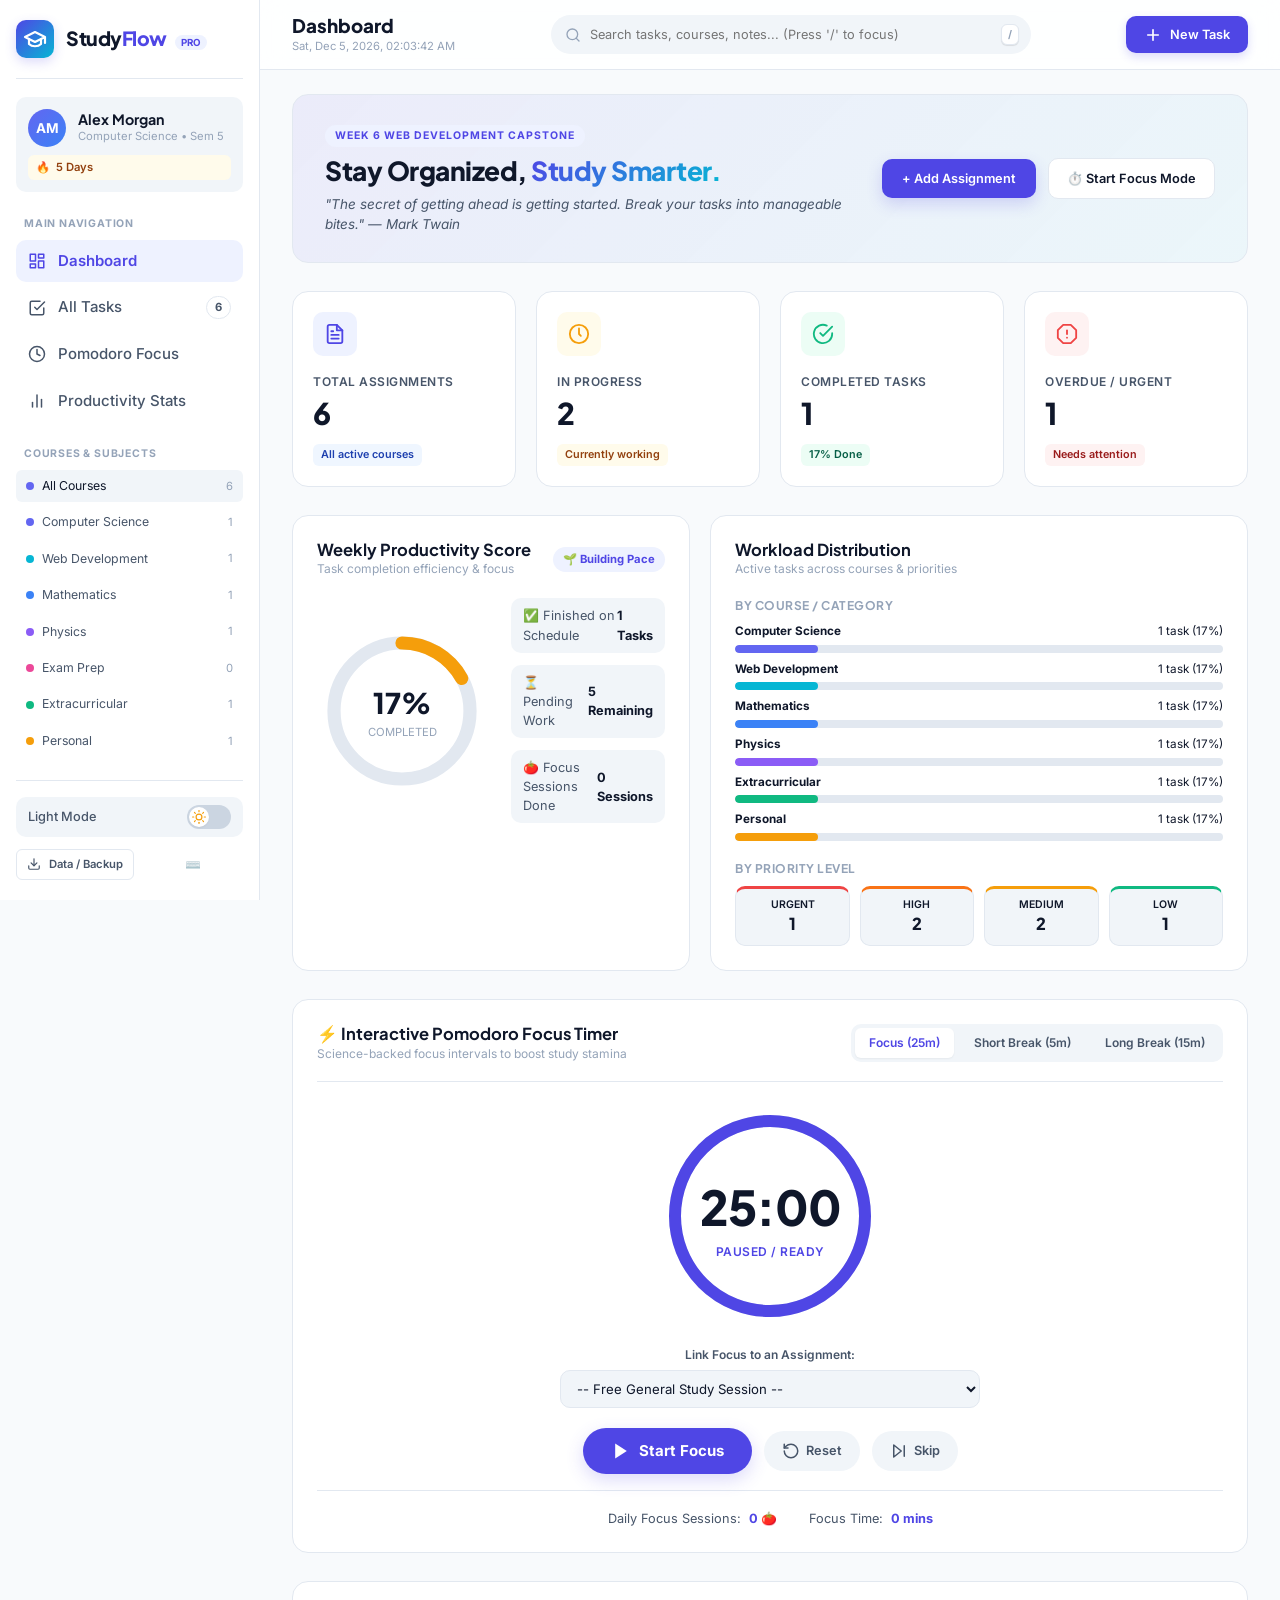
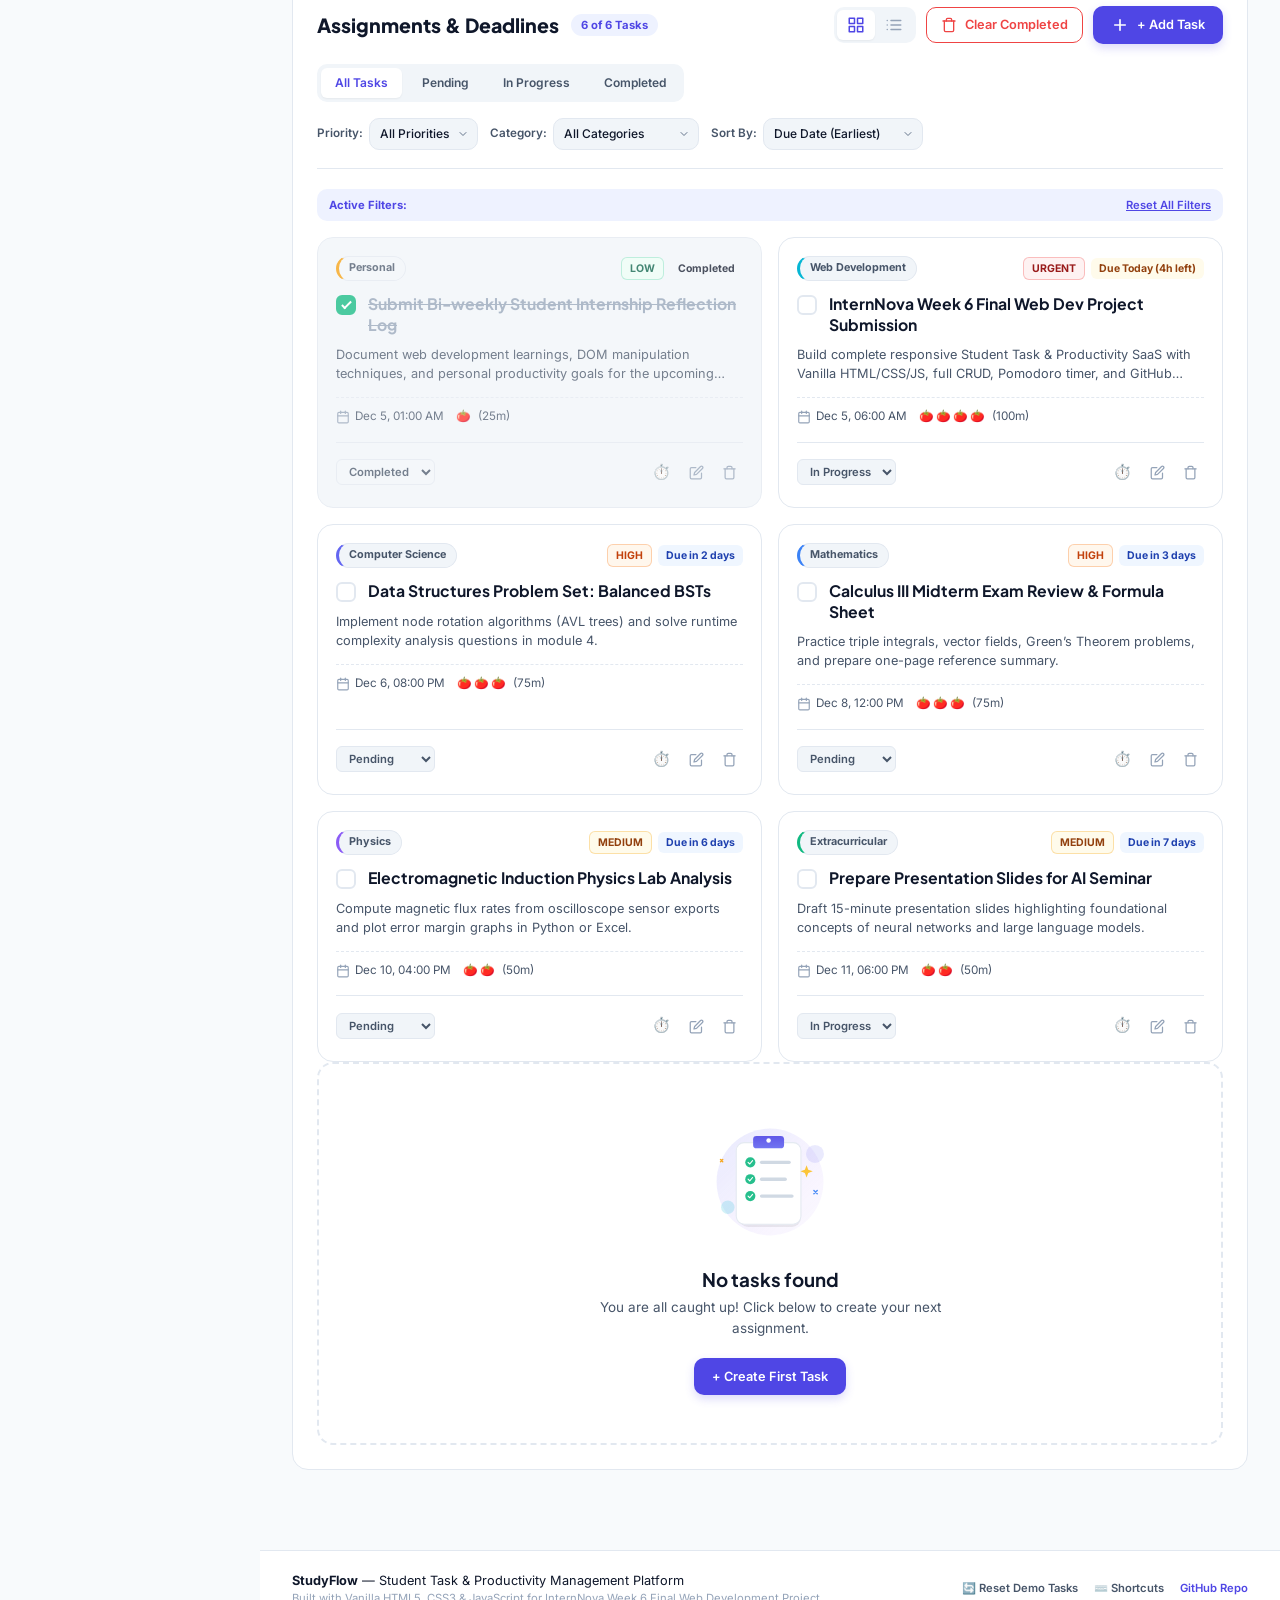
<file: index.html>
<!DOCTYPE html>
<html lang="en">
<head>
  <meta charset="UTF-8">
  <meta http-equiv="refresh" content="0; url=student-task-manager/index.html">
  <meta name="viewport" content="width=device-width, initial-scale=1.0">
  <title>StudyFlow - Redirecting to Application...</title>
  <script>
    window.location.replace("student-task-manager/index.html");
  </script>
  <style>
    body {
      font-family: system-ui, -apple-system, sans-serif;
      display: flex;
      flex-direction: column;
      align-items: center;
      justify-content: center;
      min-height: 100vh;
      margin: 0;
      background-color: #f8fafc;
      color: #0f172a;
      text-align: center;
      padding: 20px;
    }
    .spinner {
      width: 48px;
      height: 48px;
      border: 4px solid #e2e8f0;
      border-top-color: #4f46e5;
      border-radius: 50%;
      animation: spin 0.8s linear infinite;
      margin-bottom: 20px;
    }
    @keyframes spin {
      to { transform: rotate(360deg); }
    }
    a {
      color: #4f46e5;
      font-weight: 600;
      text-decoration: underline;
    }
  </style>
</head>
<body>
  <div class="spinner"></div>
  <h2>Loading StudyFlow Student Task & Productivity OS...</h2>
  <p>If you are not redirected automatically, <a href="student-task-manager/index.html">click here to launch StudyFlow</a>.</p>
</body>
</html>
</file>
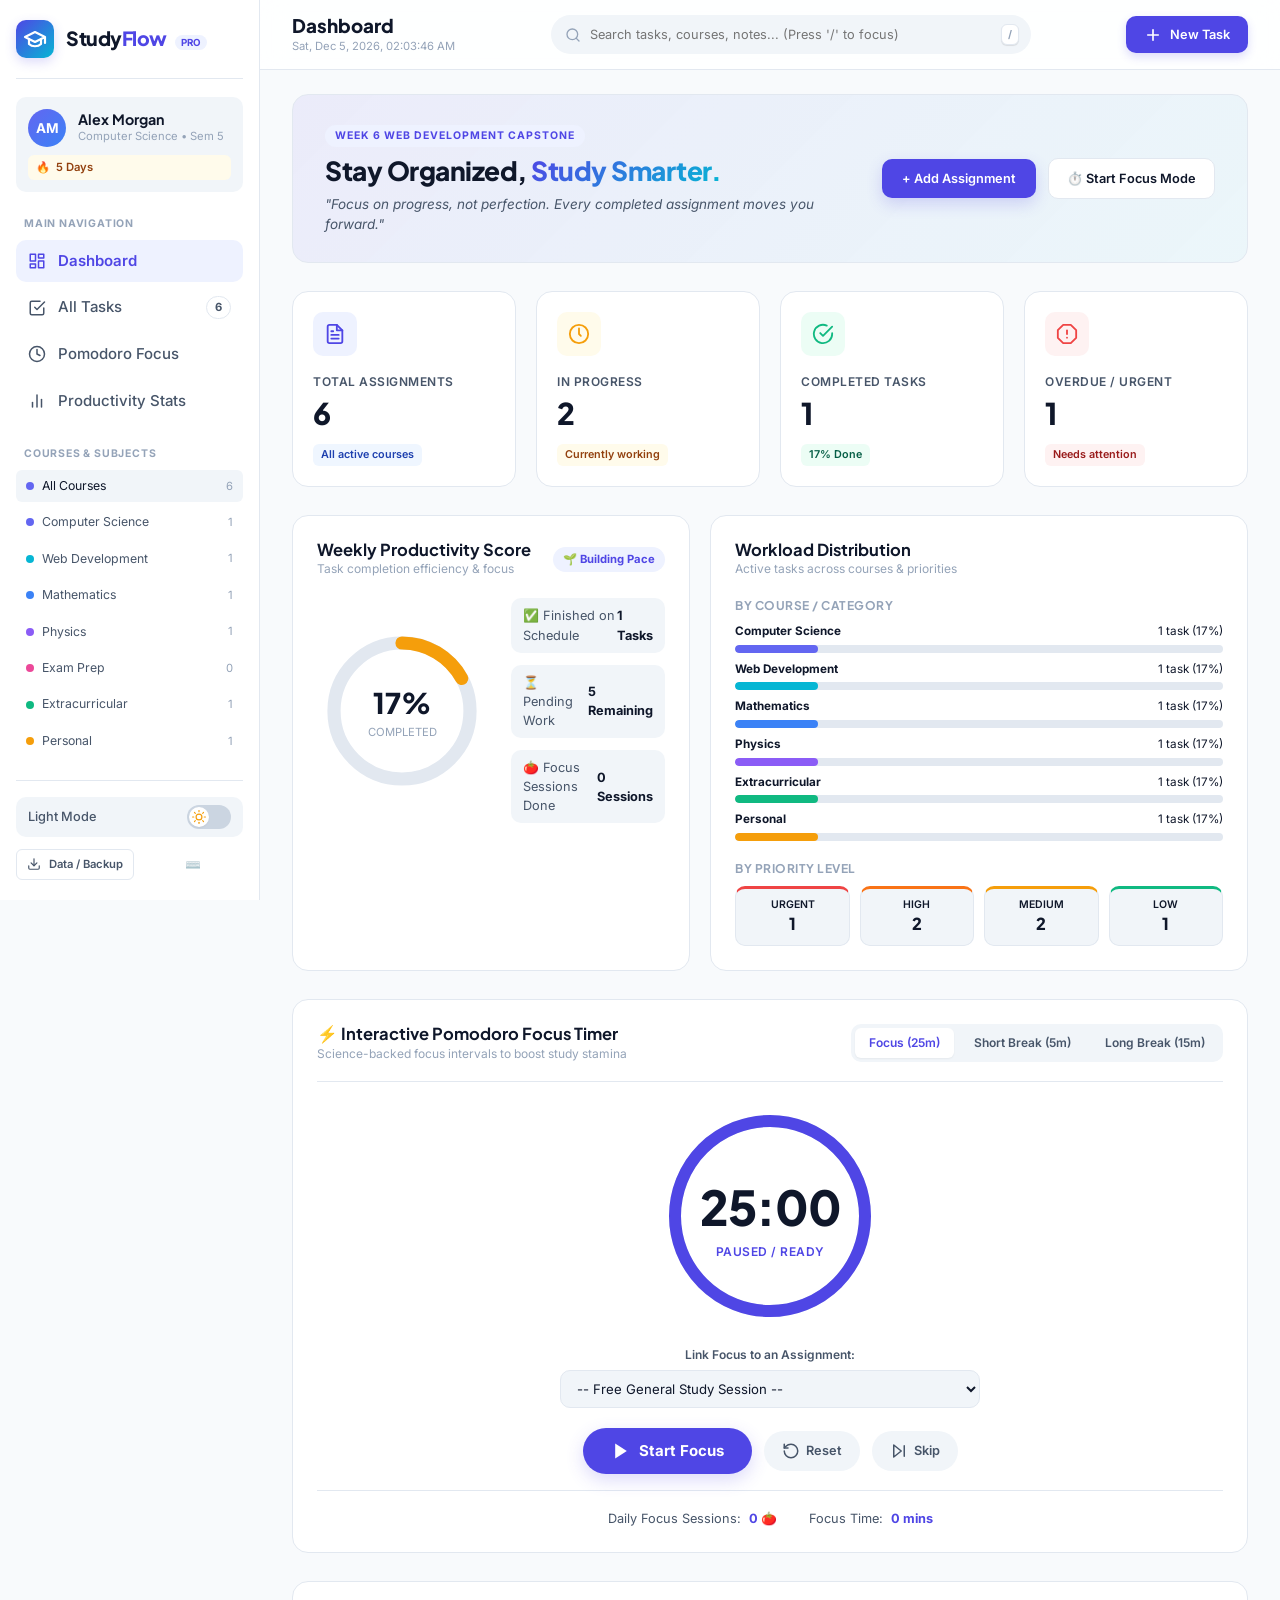
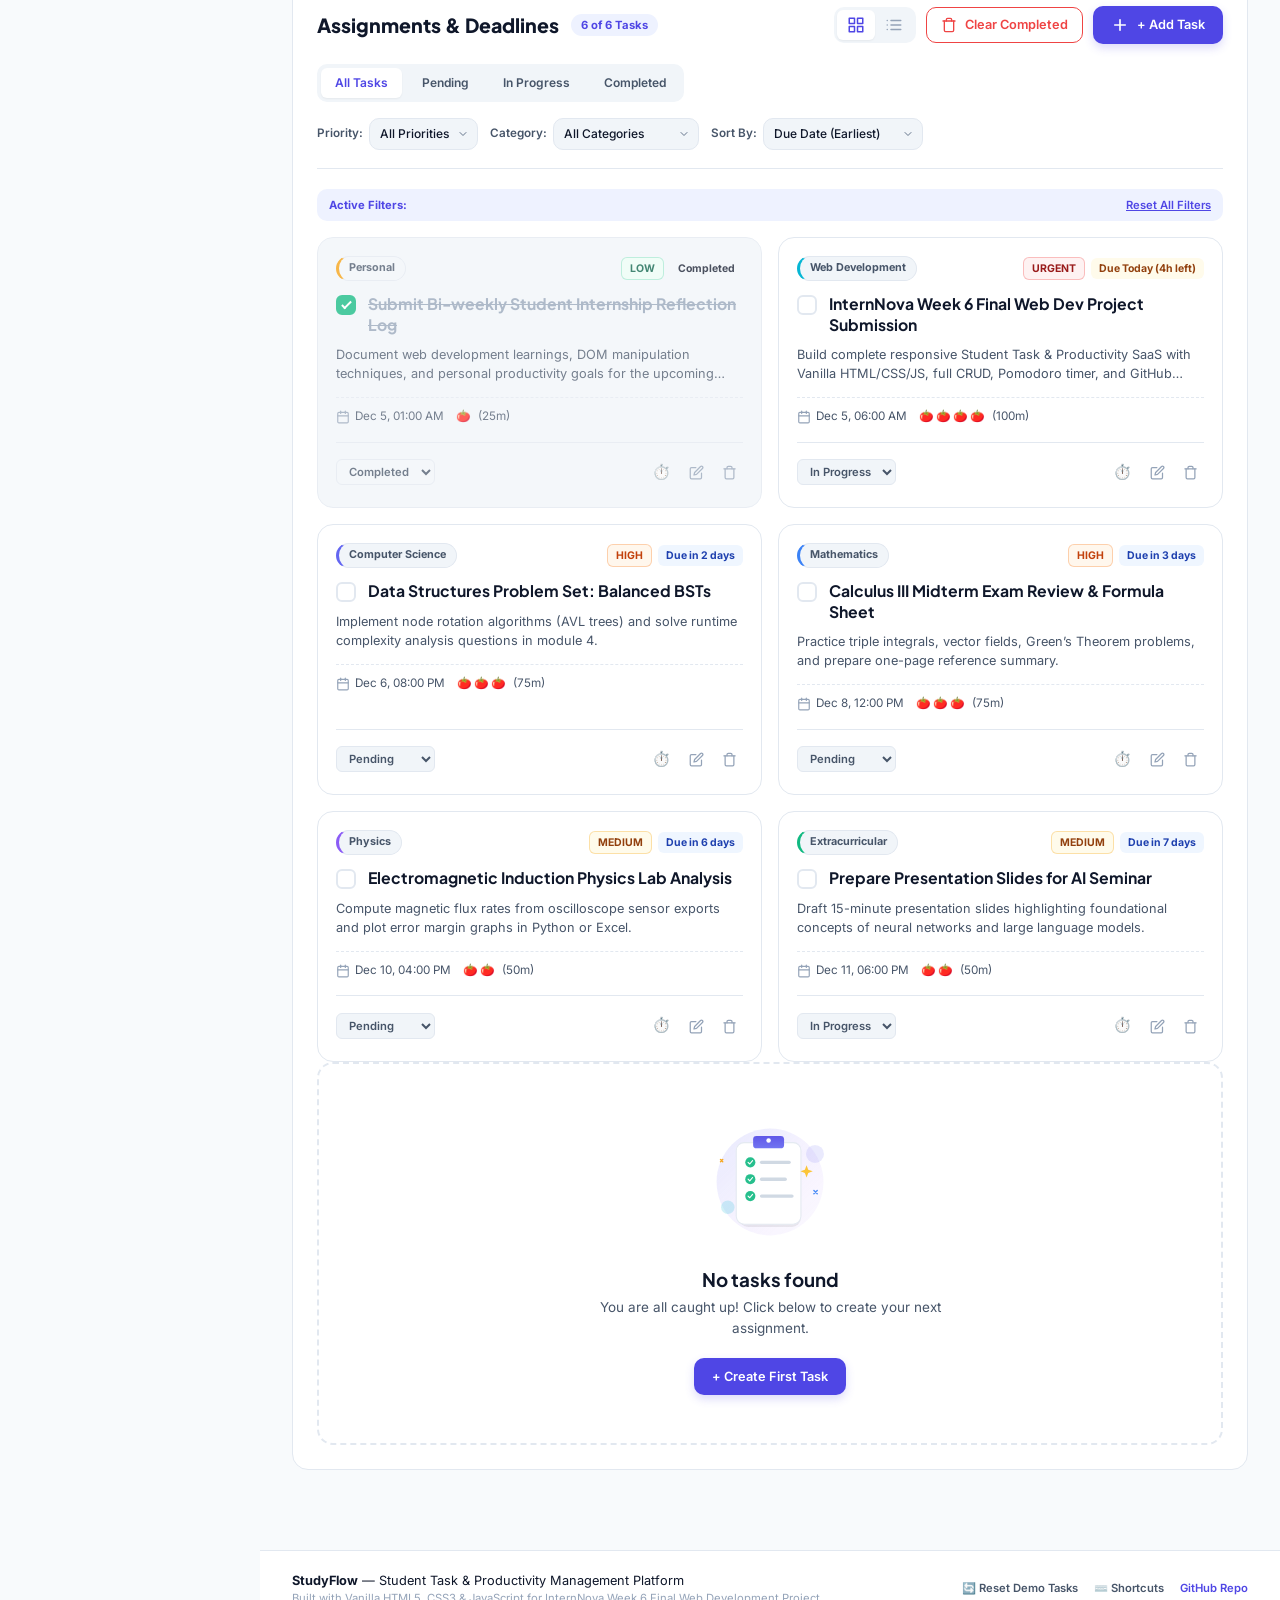
<file: student-task-manager/index.html>
<!DOCTYPE html>
<html lang="en" data-theme="light">
<head>
  <meta charset="UTF-8">
  <meta name="viewport" content="width=device-width, initial-scale=1.0">
  <meta name="description" content="StudyFlow - A modern, responsive, and interactive Student Task and Productivity Management SaaS platform. Built with vanilla HTML5, CSS3, and JavaScript for InternNova Week 6 Final Web Development Project.">
  <meta name="keywords" content="student task manager, productivity dashboard, pomodoro timer, task tracker, vanilla javascript project, InternNova">
  <meta name="author" content="InternNova Student Developer">
  <title>StudyFlow | Student Task & Productivity Management</title>

  <!-- Favicon -->
  <link rel="icon" type="image/svg+xml" href="assets/images/favicon.svg">

  <!-- Google Fonts: Inter & Plus Jakarta Sans -->
  <link rel="preconnect" href="https://fonts.googleapis.com">
  <link rel="preconnect" href="https://fonts.gstatic.com" crossorigin>
  <link href="https://fonts.googleapis.com/css2?family=Inter:wght@300;400;500;600;700&family=Plus+Jakarta+Sans:wght@500;600;700;800&display=swap" rel="stylesheet">

  <!-- Main Stylesheet -->
  <link rel="stylesheet" href="css/style.css">
</head>
<body>
  <!-- Accessibility Skip Link -->
  <a href="#main-content" class="skip-link">Skip to main content</a>

  <!-- Mobile Overlay Backdrop -->
  <div class="sidebar-backdrop" id="sidebar-backdrop" aria-hidden="true"></div>

  <!-- Main App Shell -->
  <div class="app-shell">
    
    <!-- Collapsible Responsive Sidebar -->
    <aside class="app-sidebar" id="app-sidebar" aria-label="Main Navigation">
      <div class="sidebar-header">
        <a href="#dashboard" class="brand-link" aria-label="StudyFlow Home">
          <div class="brand-icon">
            <svg width="24" height="24" viewBox="0 0 24 24" fill="none" stroke="currentColor" stroke-width="2.2" stroke-linecap="round" stroke-linejoin="round">
              <path d="M22 10v6M2 10l10-5 10 5-10 5z"></path>
              <path d="M6 12v5c3 3 9 3 12 0v-5"></path>
            </svg>
          </div>
          <div class="brand-text">
            <span class="brand-name">Study<span class="brand-highlight">Flow</span></span>
            <span class="brand-badge">PRO</span>
          </div>
        </a>
        <button type="button" class="sidebar-close-btn" id="sidebar-close-btn" aria-label="Close sidebar">
          <svg width="20" height="20" viewBox="0 0 24 24" fill="none" stroke="currentColor" stroke-width="2" stroke-linecap="round" stroke-linejoin="round">
            <line x1="18" y1="6" x2="6" y2="18"></line>
            <line x1="6" y1="6" x2="18" y2="18"></line>
          </svg>
        </button>
      </div>

      <!-- Student Mini Profile Card -->
      <div class="student-profile-card">
        <div class="student-avatar" id="student-avatar">AM</div>
        <div class="student-info">
          <h2 class="student-name" id="student-name">Alex Morgan</h2>
          <p class="student-meta">Computer Science • Sem 5</p>
        </div>
        <div class="student-status-badge" title="Active Study Streak">
          <span>🔥</span> <span id="streak-counter">5 Days</span>
        </div>
      </div>

      <!-- Navigation Links -->
      <nav class="sidebar-nav">
        <p class="nav-section-title">MAIN NAVIGATION</p>
        <ul class="nav-list">
          <li class="nav-item">
            <a href="#dashboard" class="nav-link active" data-view="dashboard">
              <svg width="18" height="18" viewBox="0 0 24 24" fill="none" stroke="currentColor" stroke-width="2" stroke-linecap="round" stroke-linejoin="round">
                <rect x="3" y="3" width="7" height="9"></rect>
                <rect x="14" y="3" width="7" height="5"></rect>
                <rect x="14" y="12" width="7" height="9"></rect>
                <rect x="3" y="16" width="7" height="5"></rect>
              </svg>
              <span>Dashboard</span>
            </a>
          </li>
          <li class="nav-item">
            <a href="#tasks-section" class="nav-link" data-view="tasks">
              <svg width="18" height="18" viewBox="0 0 24 24" fill="none" stroke="currentColor" stroke-width="2" stroke-linecap="round" stroke-linejoin="round">
                <polyline points="9 11 12 14 22 4"></polyline>
                <path d="M21 12v7a2 2 0 0 1-2 2H5a2 2 0 0 1-2-2V5a2 2 0 0 1 2-2h11"></path>
              </svg>
              <span>All Tasks</span>
              <span class="nav-counter" id="nav-task-count">0</span>
            </a>
          </li>
          <li class="nav-item">
            <a href="#pomodoro-section" class="nav-link" data-view="pomodoro">
              <svg width="18" height="18" viewBox="0 0 24 24" fill="none" stroke="currentColor" stroke-width="2" stroke-linecap="round" stroke-linejoin="round">
                <circle cx="12" cy="12" r="10"></circle>
                <polyline points="12 6 12 12 16 14"></polyline>
              </svg>
              <span>Pomodoro Focus</span>
            </a>
          </li>
          <li class="nav-item">
            <a href="#analytics-section" class="nav-link" data-view="analytics">
              <svg width="18" height="18" viewBox="0 0 24 24" fill="none" stroke="currentColor" stroke-width="2" stroke-linecap="round" stroke-linejoin="round">
                <line x1="18" y1="20" x2="18" y2="10"></line>
                <line x1="12" y1="20" x2="12" y2="4"></line>
                <line x1="6" y1="20" x2="6" y2="14"></line>
              </svg>
              <span>Productivity Stats</span>
            </a>
          </li>
        </ul>

        <!-- Category Shortcuts Section -->
        <p class="nav-section-title">COURSES & SUBJECTS</p>
        <div class="category-pills-list" id="sidebar-category-list">
          <!-- Populated dynamically via JS -->
        </div>
      </nav>

      <!-- Sidebar Footer (Theme Toggle & Settings) -->
      <div class="sidebar-footer">
        <div class="theme-toggle-box">
          <span class="theme-label" id="theme-mode-text">Light Mode</span>
          <button type="button" class="theme-switch" id="theme-toggle-btn" aria-label="Toggle theme">
            <span class="theme-switch-slider">
              <svg class="sun-icon" width="14" height="14" viewBox="0 0 24 24" fill="none" stroke="currentColor" stroke-width="2" stroke-linecap="round" stroke-linejoin="round">
                <circle cx="12" cy="12" r="5"></circle>
                <line x1="12" y1="1" x2="12" y2="3"></line>
                <line x1="12" y1="21" x2="12" y2="23"></line>
                <line x1="4.22" y1="4.22" x2="5.64" y2="5.64"></line>
                <line x1="18.36" y1="18.36" x2="19.78" y2="19.78"></line>
                <line x1="1" y1="12" x2="3" y2="12"></line>
                <line x1="21" y1="12" x2="23" y2="12"></line>
                <line x1="4.22" y1="19.78" x2="5.64" y2="18.36"></line>
                <line x1="18.36" y1="5.64" x2="19.78" y2="4.22"></line>
              </svg>
              <svg class="moon-icon" width="14" height="14" viewBox="0 0 24 24" fill="none" stroke="currentColor" stroke-width="2" stroke-linecap="round" stroke-linejoin="round">
                <path d="M21 12.79A9 9 0 1 1 11.21 3 7 7 0 0 0 21 12.79z"></path>
              </svg>
            </span>
          </button>
        </div>

        <div class="sidebar-data-actions">
          <button type="button" class="btn btn-outline-sm" id="open-data-modal-btn" title="Backup or reset demo data">
            <svg width="14" height="14" viewBox="0 0 24 24" fill="none" stroke="currentColor" stroke-width="2" stroke-linecap="round" stroke-linejoin="round">
              <path d="M21 15v4a2 2 0 0 1-2 2H5a2 2 0 0 1-2-2v-4"></path>
              <polyline points="7 10 12 15 17 10"></polyline>
              <line x1="12" y1="15" x2="12" y2="3"></line>
            </svg>
            <span>Data / Backup</span>
          </button>
          <button type="button" class="btn btn-ghost-sm" id="open-shortcuts-btn" title="Keyboard Shortcuts" aria-label="Keyboard Shortcuts">
            ⌨️
          </button>
        </div>
      </div>
    </aside>

    <!-- Main Content Area -->
    <div class="app-main-wrapper">
      
      <!-- Top Application Header -->
      <header class="app-header">
        <div class="header-left">
          <button type="button" class="sidebar-toggle-btn" id="sidebar-toggle-btn" aria-label="Toggle navigation menu">
            <svg width="22" height="22" viewBox="0 0 24 24" fill="none" stroke="currentColor" stroke-width="2" stroke-linecap="round" stroke-linejoin="round">
              <line x1="3" y1="12" x2="21" y2="12"></line>
              <line x1="3" y1="6" x2="21" y2="6"></line>
              <line x1="3" y1="18" x2="21" y2="18"></line>
            </svg>
          </button>
          <div class="header-title-block">
            <h1 class="header-view-title" id="page-heading">Dashboard</h1>
            <p class="header-datetime" id="live-datetime">Loading date & time...</p>
          </div>
        </div>

        <div class="header-center">
          <div class="search-input-wrapper">
            <svg class="search-icon" width="16" height="16" viewBox="0 0 24 24" fill="none" stroke="currentColor" stroke-width="2" stroke-linecap="round" stroke-linejoin="round">
              <circle cx="11" cy="11" r="8"></circle>
              <line x1="21" y1="21" x2="16.65" y2="16.65"></line>
            </svg>
            <input 
              type="text" 
              id="global-search-input" 
              class="search-input" 
              placeholder="Search tasks, courses, notes... (Press '/' to focus)" 
              aria-label="Search tasks"
              autocomplete="off"
            >
            <button type="button" class="search-clear-btn" id="search-clear-btn" aria-label="Clear search query" hidden>
              &times;
            </button>
            <kbd class="search-shortcut-badge">/</kbd>
          </div>
        </div>

        <div class="header-right">
          <!-- Quick Add Task Button -->
          <button type="button" class="btn btn-primary" id="open-task-modal-btn">
            <svg width="18" height="18" viewBox="0 0 24 24" fill="none" stroke="currentColor" stroke-width="2.2" stroke-linecap="round" stroke-linejoin="round">
              <line x1="12" y1="5" x2="12" y2="19"></line>
              <line x1="5" y1="12" x2="19" y2="12"></line>
            </svg>
            <span class="btn-text">New Task</span>
          </button>
        </div>
      </header>

      <!-- Scrollable Main View -->
      <main class="app-main" id="main-content">
        
        <!-- Welcome Hero Banner -->
        <section class="hero-banner" id="dashboard">
          <div class="hero-content">
            <div class="hero-tag">Week 6 Web Development Capstone</div>
            <h2 class="hero-title">Stay Organized, <span class="gradient-text">Study Smarter.</span></h2>
            <p class="hero-quote" id="daily-quote">"Focus on progress, not perfection. Every completed task brings you closer to your goal."</p>
          </div>
          <div class="hero-quick-actions">
            <button type="button" class="btn btn-hero" id="hero-create-btn">
              <span>+ Add Assignment</span>
            </button>
            <button type="button" class="btn btn-hero-secondary" id="hero-pomodoro-btn">
              <span>⏱️ Start Focus Mode</span>
            </button>
          </div>
        </section>

        <!-- KPI Summary Statistics Cards -->
        <section class="stats-grid" aria-label="Productivity Overview">
          <!-- Total Tasks -->
          <article class="stat-card stat-total">
            <div class="stat-icon-wrapper total-icon">
              <svg width="22" height="22" viewBox="0 0 24 24" fill="none" stroke="currentColor" stroke-width="2" stroke-linecap="round" stroke-linejoin="round">
                <path d="M14 2H6a2 2 0 0 0-2 2v16a2 2 0 0 0 2 2h12a2 2 0 0 0 2-2V8z"></path>
                <polyline points="14 2 14 8 20 8"></polyline>
                <line x1="16" y1="13" x2="8" y2="13"></line>
                <line x1="16" y1="17" x2="8" y2="17"></line>
                <polyline points="10 9 9 9 8 9"></polyline>
              </svg>
            </div>
            <div class="stat-body">
              <span class="stat-label">Total Assignments</span>
              <div class="stat-value" id="stat-total-tasks">0</div>
            </div>
            <div class="stat-footer">
              <span class="stat-badge info" id="stat-created-today">All active courses</span>
            </div>
          </article>

          <!-- In Progress -->
          <article class="stat-card stat-progress">
            <div class="stat-icon-wrapper progress-icon">
              <svg width="22" height="22" viewBox="0 0 24 24" fill="none" stroke="currentColor" stroke-width="2" stroke-linecap="round" stroke-linejoin="round">
                <circle cx="12" cy="12" r="10"></circle>
                <polyline points="12 6 12 12 14 14"></polyline>
              </svg>
            </div>
            <div class="stat-body">
              <span class="stat-label">In Progress</span>
              <div class="stat-value" id="stat-progress-tasks">0</div>
            </div>
            <div class="stat-footer">
              <span class="stat-badge warning">Currently working</span>
            </div>
          </article>

          <!-- Completed Tasks -->
          <article class="stat-card stat-completed">
            <div class="stat-icon-wrapper completed-icon">
              <svg width="22" height="22" viewBox="0 0 24 24" fill="none" stroke="currentColor" stroke-width="2" stroke-linecap="round" stroke-linejoin="round">
                <path d="M22 11.08V12a10 10 0 1 1-5.93-9.14"></path>
                <polyline points="22 4 12 14.01 9 11.01"></polyline>
              </svg>
            </div>
            <div class="stat-body">
              <span class="stat-label">Completed Tasks</span>
              <div class="stat-value" id="stat-completed-tasks">0</div>
            </div>
            <div class="stat-footer">
              <span class="stat-badge success" id="stat-completion-rate">0% Done</span>
            </div>
          </article>

          <!-- Overdue & Urgent -->
          <article class="stat-card stat-overdue">
            <div class="stat-icon-wrapper overdue-icon">
              <svg width="22" height="22" viewBox="0 0 24 24" fill="none" stroke="currentColor" stroke-width="2" stroke-linecap="round" stroke-linejoin="round">
                <polygon points="7.86 2 16.14 2 22 7.86 22 16.14 16.14 22 7.86 22 2 16.14 2 7.86 7.86 2"></polygon>
                <line x1="12" y1="8" x2="12" y2="12"></line>
                <line x1="12" y1="16" x2="12.01" y2="16"></line>
              </svg>
            </div>
            <div class="stat-body">
              <span class="stat-label">Overdue / Urgent</span>
              <div class="stat-value" id="stat-overdue-tasks">0</div>
            </div>
            <div class="stat-footer">
              <span class="stat-badge danger" id="stat-urgent-label">Needs attention</span>
            </div>
          </article>
        </section>

        <!-- Productivity Analytics Hub -->
        <section class="analytics-section" id="analytics-section" aria-label="Productivity Analytics">
          <div class="analytics-grid">
            
            <!-- Circular Progress Card -->
            <article class="analytics-card progress-overview-card">
              <div class="card-header">
                <div>
                  <h3 class="card-title">Weekly Productivity Score</h3>
                  <p class="card-subtitle">Task completion efficiency & focus</p>
                </div>
                <span class="badge-pill" id="productivity-rank-badge">Good Progress</span>
              </div>
              <div class="gauge-container">
                <div class="circular-progress-wrap">
                  <svg class="progress-ring" width="180" height="180" viewBox="0 0 180 180">
                    <circle class="progress-ring-bg" stroke-width="14" cx="90" cy="90" r="72" />
                    <circle class="progress-ring-fill" id="productivity-ring-fill" stroke-width="14" cx="90" cy="90" r="72" />
                  </svg>
                  <div class="ring-content">
                    <span class="ring-number" id="productivity-percentage">0%</span>
                    <span class="ring-label">Completed</span>
                  </div>
                </div>
                <div class="progress-details-list">
                  <div class="detail-row">
                    <span class="detail-name">✅ Finished on Schedule</span>
                    <strong class="detail-value" id="analytics-finished-count">0</strong>
                  </div>
                  <div class="detail-row">
                    <span class="detail-name">⏳ Pending Work</span>
                    <strong class="detail-value" id="analytics-pending-count">0</strong>
                  </div>
                  <div class="detail-row">
                    <span class="detail-name">🍅 Focus Sessions Done</span>
                    <strong class="detail-value" id="analytics-focus-count">0 Sessions</strong>
                  </div>
                </div>
              </div>
            </article>

            <!-- Distribution Breakdown Card -->
            <article class="analytics-card breakdown-card">
              <div class="card-header">
                <div>
                  <h3 class="card-title">Workload Distribution</h3>
                  <p class="card-subtitle">Active tasks across courses & priorities</p>
                </div>
              </div>
              <div class="breakdown-body">
                <!-- Subject Bars -->
                <div class="breakdown-group">
                  <h4 class="breakdown-group-title">By Course / Category</h4>
                  <div class="bars-container" id="category-bars-container">
                    <!-- Populated dynamically -->
                  </div>
                </div>
                <!-- Priority Breakdown -->
                <div class="breakdown-group">
                  <h4 class="breakdown-group-title">By Priority Level</h4>
                  <div class="priority-badges-row" id="priority-breakdown-row">
                    <!-- Populated dynamically -->
                  </div>
                </div>
              </div>
            </article>

          </div>
        </section>

        <!-- Pomodoro Focus Section -->
        <section class="pomodoro-section" id="pomodoro-section" aria-label="Interactive Pomodoro Focus Timer">
          <div class="pomodoro-card">
            <div class="pomodoro-header">
              <div>
                <h3 class="card-title">⚡ Interactive Pomodoro Focus Timer</h3>
                <p class="card-subtitle">Science-backed focus intervals to boost study stamina</p>
              </div>
              <div class="pomodoro-modes" role="tablist" aria-label="Timer modes">
                <button type="button" class="timer-mode-btn active" data-mode="work" role="tab" aria-selected="true">
                  Focus (25m)
                </button>
                <button type="button" class="timer-mode-btn" data-mode="shortBreak" role="tab" aria-selected="false">
                  Short Break (5m)
                </button>
                <button type="button" class="timer-mode-btn" data-mode="longBreak" role="tab" aria-selected="false">
                  Long Break (15m)
                </button>
              </div>
            </div>

            <div class="pomodoro-body">
              <div class="timer-display-wrap">
                <svg class="timer-svg-ring" width="220" height="220" viewBox="0 0 220 220">
                  <circle class="timer-ring-bg" stroke-width="12" cx="110" cy="110" r="95"></circle>
                  <circle class="timer-ring-progress" id="timer-ring-progress" stroke-width="12" cx="110" cy="110" r="95"></circle>
                </svg>
                <div class="timer-time-display">
                  <span class="timer-digits" id="timer-digits">25:00</span>
                  <span class="timer-current-status" id="timer-status-text">Ready to Focus</span>
                </div>
              </div>

              <div class="pomodoro-task-linker">
                <label for="timer-task-select" class="form-label">Link Focus to an Assignment:</label>
                <select id="timer-task-select" class="form-select">
                  <option value="">-- Free General Study Session --</option>
                  <!-- Populated from tasks dynamically -->
                </select>
              </div>

              <div class="timer-controls">
                <button type="button" class="btn btn-timer-primary" id="timer-start-pause-btn">
                  <svg id="timer-play-icon" width="20" height="20" viewBox="0 0 24 24" fill="currentColor">
                    <polygon points="5 3 19 12 5 21 5 3"></polygon>
                  </svg>
                  <span id="timer-start-pause-text">Start Focus</span>
                </button>
                <button type="button" class="btn btn-timer-secondary" id="timer-reset-btn" title="Reset timer">
                  <svg width="18" height="18" viewBox="0 0 24 24" fill="none" stroke="currentColor" stroke-width="2" stroke-linecap="round" stroke-linejoin="round">
                    <path d="M3 12a9 9 0 1 0 9-9 9.75 9.75 0 0 0-6.74 2.74L3 8"></path>
                    <path d="M3 3v5h5"></path>
                  </svg>
                  <span>Reset</span>
                </button>
                <button type="button" class="btn btn-timer-secondary" id="timer-skip-btn" title="Skip to next session">
                  <svg width="18" height="18" viewBox="0 0 24 24" fill="none" stroke="currentColor" stroke-width="2" stroke-linecap="round" stroke-linejoin="round">
                    <polygon points="5 4 15 12 5 20 5 4"></polygon>
                    <line x1="19" y1="5" x2="19" y2="19"></line>
                  </svg>
                  <span>Skip</span>
                </button>
              </div>
            </div>

            <div class="pomodoro-footer">
              <div class="pomo-stat-item">
                <span class="pomo-stat-label">Daily Focus Sessions:</span>
                <strong class="pomo-stat-value" id="daily-pomo-count">0 🍅</strong>
              </div>
              <div class="pomo-stat-item">
                <span class="pomo-stat-label">Focus Time:</span>
                <strong class="pomo-stat-value" id="daily-pomo-minutes">0 mins</strong>
              </div>
            </div>
          </div>
        </section>

        <!-- Task Management CRUD Section -->
        <section class="tasks-section" id="tasks-section" aria-label="Task Management System">
          
          <!-- Tasks Section Header & Controls -->
          <div class="tasks-header">
            <div class="tasks-header-left">
              <h2 class="tasks-section-title">Assignments & Deadlines</h2>
              <span class="tasks-counter-badge" id="tasks-counter-badge">0 Tasks</span>
            </div>

            <div class="tasks-header-actions">
              <!-- View Switcher (Grid vs List) -->
              <div class="view-toggle-group" role="group" aria-label="Layout View">
                <button type="button" class="view-btn active" id="view-grid-btn" aria-label="Grid view" title="Grid View">
                  <svg width="18" height="18" viewBox="0 0 24 24" fill="none" stroke="currentColor" stroke-width="2" stroke-linecap="round" stroke-linejoin="round">
                    <rect x="3" y="3" width="7" height="7"></rect>
                    <rect x="14" y="3" width="7" height="7"></rect>
                    <rect x="14" y="14" width="7" height="7"></rect>
                    <rect x="3" y="14" width="7" height="7"></rect>
                  </svg>
                </button>
                <button type="button" class="view-btn" id="view-list-btn" aria-label="List view" title="List View">
                  <svg width="18" height="18" viewBox="0 0 24 24" fill="none" stroke="currentColor" stroke-width="2" stroke-linecap="round" stroke-linejoin="round">
                    <line x1="8" y1="6" x2="21" y2="6"></line>
                    <line x1="8" y1="12" x2="21" y2="12"></line>
                    <line x1="8" y1="18" x2="21" y2="18"></line>
                    <line x1="3" y1="6" x2="3.01" y2="6"></line>
                    <line x1="3" y1="12" x2="3.01" y2="12"></line>
                    <line x1="3" y1="18" x2="3.01" y2="18"></line>
                  </svg>
                </button>
              </div>

              <!-- Clear Completed CTA -->
              <button type="button" class="btn btn-outline-danger" id="clear-completed-btn" title="Remove all completed tasks">
                <svg width="16" height="16" viewBox="0 0 24 24" fill="none" stroke="currentColor" stroke-width="2" stroke-linecap="round" stroke-linejoin="round">
                  <polyline points="3 6 5 6 21 6"></polyline>
                  <path d="M19 6v14a2 2 0 0 1-2 2H7a2 2 0 0 1-2-2V6m3 0V4a2 2 0 0 1 2-2h4a2 2 0 0 1 2 2v2"></path>
                </svg>
                <span>Clear Completed</span>
              </button>

              <!-- Add Task Button -->
              <button type="button" class="btn btn-primary" id="section-add-task-btn">
                <svg width="18" height="18" viewBox="0 0 24 24" fill="none" stroke="currentColor" stroke-width="2.2" stroke-linecap="round" stroke-linejoin="round">
                  <line x1="12" y1="5" x2="12" y2="19"></line>
                  <line x1="5" y1="12" x2="19" y2="12"></line>
                </svg>
                <span>+ Add Task</span>
              </button>
            </div>
          </div>

          <!-- Filter & Search Toolbar -->
          <div class="tasks-toolbar">
            
            <!-- Status Tabs -->
            <div class="status-tabs" role="tablist" aria-label="Filter tasks by status">
              <button type="button" class="status-tab active" data-status="all" role="tab">All Tasks</button>
              <button type="button" class="status-tab" data-status="pending" role="tab">Pending</button>
              <button type="button" class="status-tab" data-status="in-progress" role="tab">In Progress</button>
              <button type="button" class="status-tab" data-status="completed" role="tab">Completed</button>
            </div>

            <!-- Filter Controls -->
            <div class="filter-dropdowns">
              <!-- Priority Filter -->
              <div class="filter-select-group">
                <label for="filter-priority" class="filter-label">Priority:</label>
                <select id="filter-priority" class="filter-select">
                  <option value="all">All Priorities</option>
                  <option value="urgent">🔴 Urgent</option>
                  <option value="high">🟠 High</option>
                  <option value="medium">🟡 Medium</option>
                  <option value="low">🟢 Low</option>
                </select>
              </div>

              <!-- Category Filter -->
              <div class="filter-select-group">
                <label for="filter-category" class="filter-label">Category:</label>
                <select id="filter-category" class="filter-select">
                  <option value="all">All Categories</option>
                  <!-- Populated dynamically via JS -->
                </select>
              </div>

              <!-- Sort Order -->
              <div class="filter-select-group">
                <label for="sort-tasks" class="filter-label">Sort By:</label>
                <select id="sort-tasks" class="filter-select">
                  <option value="due-asc">Due Date (Earliest)</option>
                  <option value="due-desc">Due Date (Latest)</option>
                  <option value="priority-desc">Priority (High to Low)</option>
                  <option value="title-asc">Title (A-Z)</option>
                  <option value="created-desc">Recently Added</option>
                </select>
              </div>
            </div>
          </div>

          <!-- Active Filter Pill Bar (displays when filters or search are active) -->
          <div class="active-filters-bar" id="active-filters-bar" hidden>
            <span class="active-filters-title">Active Filters:</span>
            <div class="active-filters-tags" id="active-filters-tags"></div>
            <button type="button" class="btn-clear-filters" id="btn-clear-all-filters">Reset All Filters</button>
          </div>

          <!-- Dynamic Tasks Container -->
          <div class="tasks-container grid-view" id="tasks-container" aria-live="polite">
            <!-- Task cards will be rendered dynamically by script.js -->
          </div>

          <!-- Empty State Container (Displayed when no tasks match) -->
          <div class="empty-state" id="empty-state" hidden>
            <img src="assets/images/empty-tasks.svg" alt="No tasks illustration" class="empty-state-img">
            <h3 class="empty-state-title" id="empty-state-title">No tasks found</h3>
            <p class="empty-state-desc" id="empty-state-desc">You are all caught up! Click below to create your next assignment.</p>
            <button type="button" class="btn btn-primary" id="empty-state-btn">+ Create First Task</button>
          </div>

        </section>

      </main>

      <!-- App Footer -->
      <footer class="app-footer">
        <div class="footer-container">
          <div class="footer-left">
            <p class="footer-text">
              <strong>StudyFlow</strong> — Student Task & Productivity Management Platform
            </p>
            <p class="footer-subtext">
              Built with Vanilla HTML5, CSS3 & JavaScript for InternNova Week 6 Final Web Development Project.
            </p>
          </div>
          <div class="footer-right">
            <button type="button" class="footer-link-btn" id="footer-reset-demo-btn">
              🔄 Reset Demo Tasks
            </button>
            <button type="button" class="footer-link-btn" id="footer-shortcuts-btn">
              ⌨️ Shortcuts
            </button>
            <a href="https://github.com/ARAVINDKUMARGS/STUDENT-TASK-MANAGER" target="_blank" rel="noopener noreferrer" class="footer-link" id="footer-github-link">
              GitHub Repo
            </a>
          </div>
        </div>
      </footer>

    </div>
  </div>

  <!-- ==================== MODALS ==================== -->

  <!-- 1. Task Modal (Create & Edit) -->
  <div class="modal-overlay" id="task-modal-overlay" role="dialog" aria-modal="true" aria-labelledby="modal-headline" hidden>
    <div class="modal-card">
      <div class="modal-header">
        <div class="modal-title-wrap">
          <span class="modal-icon-badge" id="modal-icon-badge">📝</span>
          <h3 class="modal-title" id="modal-headline">Create New Task</h3>
        </div>
        <button type="button" class="modal-close-btn" id="close-task-modal-btn" aria-label="Close modal">&times;</button>
      </div>

      <form id="task-form" novalidate>
        <input type="hidden" id="task-id-field" value="">

        <div class="modal-body">
          <!-- Task Title -->
          <div class="form-group">
            <label for="task-title" class="form-label required">Task Title</label>
            <input 
              type="text" 
              id="task-title" 
              class="form-control" 
              placeholder="e.g., Data Structures Problem Set 4" 
              required 
              minlength="3" 
              maxlength="80"
              autocomplete="off"
            >
            <span class="form-error-msg" id="task-title-error"></span>
          </div>

          <!-- Category & Priority Row -->
          <div class="form-row">
            <div class="form-group col-6">
              <label for="task-category" class="form-label required">Course / Category</label>
              <select id="task-category" class="form-select" required>
                <option value="Computer Science">Computer Science</option>
                <option value="Web Development">Web Development</option>
                <option value="Mathematics">Mathematics</option>
                <option value="Physics">Physics</option>
                <option value="Exam Prep">Exam Prep</option>
                <option value="Extracurricular">Extracurricular</option>
                <option value="Personal">Personal</option>
              </select>
              <span class="form-error-msg" id="task-category-error"></span>
            </div>

            <div class="form-group col-6">
              <label for="task-priority" class="form-label required">Priority Level</label>
              <select id="task-priority" class="form-select" required>
                <option value="low">🟢 Low</option>
                <option value="medium" selected>🟡 Medium</option>
                <option value="high">🟠 High</option>
                <option value="urgent">🔴 Urgent</option>
              </select>
              <span class="form-error-msg" id="task-priority-error"></span>
            </div>
          </div>

          <!-- Status & Due Date Row -->
          <div class="form-row">
            <div class="form-group col-6">
              <label for="task-status" class="form-label required">Status</label>
              <select id="task-status" class="form-select" required>
                <option value="pending" selected>Pending</option>
                <option value="in-progress">In Progress</option>
                <option value="completed">Completed</option>
              </select>
            </div>

            <div class="form-group col-6">
              <label for="task-due-date" class="form-label required">Due Date & Time</label>
              <input 
                type="datetime-local" 
                id="task-due-date" 
                class="form-control" 
                required
              >
              <span class="form-error-msg" id="task-due-date-error"></span>
            </div>
          </div>

          <!-- Pomodoro Estimate -->
          <div class="form-group">
            <label for="task-pomodoros" class="form-label">
              Estimated Focus Sessions (Pomodoros 🍅):
              <span class="label-helper" id="pomodoro-hours-helper">(~1 hour total)</span>
            </label>
            <div class="pomo-input-wrap">
              <input 
                type="range" 
                id="task-pomodoros" 
                min="1" 
                max="8" 
                value="2" 
                class="form-range"
              >
              <span class="pomo-count-display" id="pomo-count-display">2 🍅 (50 mins)</span>
            </div>
          </div>

          <!-- Description / Notes -->
          <div class="form-group">
            <label for="task-description" class="form-label">Description / Study Notes</label>
            <textarea 
              id="task-description" 
              class="form-textarea" 
              rows="3" 
              placeholder="Add assignment requirements, textbook chapter, links, or notes..."
              maxlength="400"
            ></textarea>
            <div class="char-count-wrap">
              <span id="char-counter">0 / 400</span>
            </div>
          </div>
        </div>

        <div class="modal-footer">
          <button type="button" class="btn btn-secondary" id="cancel-task-btn">Cancel</button>
          <button type="submit" class="btn btn-primary" id="save-task-submit-btn">
            <span id="save-task-btn-text">Save Assignment</span>
          </button>
        </div>
      </form>
    </div>
  </div>

  <!-- 2. Delete Confirmation Modal -->
  <div class="modal-overlay" id="delete-modal-overlay" role="dialog" aria-modal="true" aria-labelledby="delete-headline" hidden>
    <div class="modal-card modal-card-sm">
      <div class="modal-header">
        <div class="modal-title-wrap">
          <span class="modal-icon-badge danger">🗑️</span>
          <h3 class="modal-title" id="delete-headline">Delete Assignment?</h3>
        </div>
        <button type="button" class="modal-close-btn" id="close-delete-modal-btn" aria-label="Close modal">&times;</button>
      </div>
      <div class="modal-body">
        <p class="delete-warning-text">
          Are you sure you want to permanently delete:
        </p>
        <p class="delete-task-target-name" id="delete-task-title-target">"Task Title"</p>
        <p class="delete-subtext">This action cannot be undone.</p>
      </div>
      <div class="modal-footer">
        <button type="button" class="btn btn-secondary" id="cancel-delete-btn">Cancel</button>
        <button type="button" class="btn btn-danger" id="confirm-delete-btn">Delete Forever</button>
      </div>
    </div>
  </div>

  <!-- 3. Data Backup & Reset Modal -->
  <div class="modal-overlay" id="data-modal-overlay" role="dialog" aria-modal="true" aria-labelledby="data-headline" hidden>
    <div class="modal-card">
      <div class="modal-header">
        <div class="modal-title-wrap">
          <span class="modal-icon-badge">💾</span>
          <h3 class="modal-title" id="data-headline">Data Backup & LocalStorage</h3>
        </div>
        <button type="button" class="modal-close-btn" id="close-data-modal-btn" aria-label="Close modal">&times;</button>
      </div>
      <div class="modal-body">
        <p class="modal-desc">
          Your tasks and Pomodoro statistics are safely stored in your browser's <strong>LocalStorage</strong>.
          You can export your database as a JSON file, restore a previous backup, or reset to original sample tasks.
        </p>

        <div class="data-actions-grid">
          <div class="data-action-card">
            <h4>Export Data</h4>
            <p>Download a complete JSON backup of all your assignments and metrics.</p>
            <button type="button" class="btn btn-outline-primary" id="export-json-btn">
              📥 Export to JSON
            </button>
          </div>

          <div class="data-action-card">
            <h4>Import Data</h4>
            <p>Load tasks from a previously saved JSON backup file.</p>
            <input type="file" id="import-json-input" accept=".json" style="display:none;">
            <button type="button" class="btn btn-outline-primary" id="import-json-trigger-btn">
              📤 Upload JSON File
            </button>
          </div>

          <div class="data-action-card reset-card">
            <h4>Reset Sample Tasks</h4>
            <p>Restore default demonstration student assignments and metrics.</p>
            <button type="button" class="btn btn-outline-danger" id="modal-reset-demo-btn">
              🔄 Reset to Demo Data
            </button>
          </div>
        </div>
      </div>
      <div class="modal-footer">
        <button type="button" class="btn btn-secondary" id="close-data-btn">Close</button>
      </div>
    </div>
  </div>

  <!-- 4. Keyboard Shortcuts Reference Modal -->
  <div class="modal-overlay" id="shortcuts-modal-overlay" role="dialog" aria-modal="true" aria-labelledby="shortcuts-headline" hidden>
    <div class="modal-card modal-card-sm">
      <div class="modal-header">
        <div class="modal-title-wrap">
          <span class="modal-icon-badge">⌨️</span>
          <h3 class="modal-title" id="shortcuts-headline">Keyboard Shortcuts</h3>
        </div>
        <button type="button" class="modal-close-btn" id="close-shortcuts-modal-btn" aria-label="Close modal">&times;</button>
      </div>
      <div class="modal-body">
        <ul class="shortcuts-list">
          <li class="shortcut-item">
            <span>Open New Task Modal</span>
            <kbd>N</kbd>
          </li>
          <li class="shortcut-item">
            <span>Focus Global Search</span>
            <kbd>/</kbd>
          </li>
          <li class="shortcut-item">
            <span>Toggle Dark / Light Mode</span>
            <kbd>D</kbd>
          </li>
          <li class="shortcut-item">
            <span>Start / Pause Pomodoro</span>
            <kbd>Space</kbd>
          </li>
          <li class="shortcut-item">
            <span>Close Any Modal / Dialog</span>
            <kbd>Esc</kbd>
          </li>
        </ul>
      </div>
      <div class="modal-footer">
        <button type="button" class="btn btn-primary" id="close-shortcuts-btn-footer">Got it!</button>
      </div>
    </div>
  </div>

  <!-- Toast Notifications Container -->
  <div class="toast-container" id="toast-container" aria-live="assertive" aria-atomic="true"></div>

  <!-- Main JavaScript File -->
  <script src="js/script.js"></script>
</body>
</html>
</file>
<file: student-task-manager/css/style.css>
/* ==========================================================================
   StudyFlow - Student Task & Productivity OS
   Pure CSS3 Stylesheet (Modern SaaS Dashboard, Responsive, Light/Dark Theme)
   Built for InternNova Week 6 Final Web Development Project
   ========================================================================== */

/* --------------------------------------------------------------------------
   1. CSS Custom Properties / Design Tokens (Light & Dark Themes)
   -------------------------------------------------------------------------- */
:root {
  /* Color Palette - Light Mode */
  --bg-body: #f8fafc;
  --bg-surface: #ffffff;
  --bg-surface-elevated: #ffffff;
  --bg-sidebar: #ffffff;
  --bg-header: rgba(255, 255, 255, 0.85);
  --bg-input: #f1f5f9;
  --bg-input-focus: #ffffff;
  --bg-hover: #f1f5f9;

  /* Typography Colors */
  --text-main: #0f172a;
  --text-secondary: #475569;
  --text-muted: #94a3b8;
  --text-inverse: #ffffff;

  /* Borders & Dividers */
  --border-subtle: #e2e8f0;
  --border-card: #e2e8f0;
  --border-focus: #6366f1;

  /* Primary Brand Accent (Indigo / Violet) */
  --primary: #4f46e5;
  --primary-hover: #4338ca;
  --primary-light: #eef2ff;
  --primary-glow: rgba(79, 70, 229, 0.2);

  /* Status Colors */
  --success: #10b981;
  --success-light: #ecfdf5;
  --success-text: #065f46;

  --warning: #f59e0b;
  --warning-light: #fffbeb;
  --warning-text: #92400e;

  --danger: #ef4444;
  --danger-light: #fef2f2;
  --danger-text: #991b1b;

  --info: #3b82f6;
  --info-light: #eff6ff;
  --info-text: #1e40af;

  /* Priority Levels */
  --priority-urgent: #ef4444;
  --priority-high: #f97316;
  --priority-medium: #f59e0b;
  --priority-low: #10b981;

  /* Shadows */
  --shadow-xs: 0 1px 2px 0 rgba(0, 0, 0, 0.05);
  --shadow-sm: 0 1px 3px 0 rgba(0, 0, 0, 0.08), 0 1px 2px -1px rgba(0, 0, 0, 0.05);
  --shadow-md: 0 4px 6px -1px rgba(0, 0, 0, 0.08), 0 2px 4px -2px rgba(0, 0, 0, 0.04);
  --shadow-lg: 0 10px 15px -3px rgba(0, 0, 0, 0.08), 0 4px 6px -4px rgba(0, 0, 0, 0.04);
  --shadow-modal: 0 20px 25px -5px rgba(0, 0, 0, 0.12), 0 8px 10px -6px rgba(0, 0, 0, 0.08);

  /* Border Radii */
  --radius-sm: 6px;
  --radius-md: 10px;
  --radius-lg: 16px;
  --radius-xl: 20px;
  --radius-full: 9999px;

  /* Layout Constants */
  --sidebar-width: 260px;
  --header-height: 70px;
  --transition-fast: 0.15s ease;
  --transition-normal: 0.25s ease;
  --transition-slow: 0.4s cubic-bezier(0.16, 1, 0.3, 1);
}

/* Dark Mode Overrides */
[data-theme="dark"] {
  --bg-body: #0b0f19;
  --bg-surface: #111827;
  --bg-surface-elevated: #1f2937;
  --bg-sidebar: #0f1523;
  --bg-header: rgba(15, 21, 35, 0.85);
  --bg-input: #1a2234;
  --bg-input-focus: #111827;
  --bg-hover: #1f293d;

  --text-main: #f8fafc;
  --text-secondary: #94a3b8;
  --text-muted: #64748b;
  --text-inverse: #0f172a;

  --border-subtle: #1e293b;
  --border-card: #1f293d;
  --border-focus: #818cf8;

  --primary: #6366f1;
  --primary-hover: #4f46e5;
  --primary-light: rgba(99, 102, 241, 0.15);
  --primary-glow: rgba(99, 102, 241, 0.35);

  --success-light: rgba(16, 185, 129, 0.15);
  --success-text: #34d399;

  --warning-light: rgba(245, 158, 11, 0.15);
  --warning-text: #fbbf24;

  --danger-light: rgba(239, 68, 68, 0.15);
  --danger-text: #f87171;

  --info-light: rgba(59, 130, 246, 0.15);
  --info-text: #60a5fa;

  --shadow-xs: 0 1px 2px 0 rgba(0, 0, 0, 0.3);
  --shadow-sm: 0 1px 3px 0 rgba(0, 0, 0, 0.4);
  --shadow-md: 0 4px 6px -1px rgba(0, 0, 0, 0.4);
  --shadow-lg: 0 10px 15px -3px rgba(0, 0, 0, 0.5);
  --shadow-modal: 0 20px 25px -5px rgba(0, 0, 0, 0.7);
}

/* --------------------------------------------------------------------------
   2. Reset & Base Typography
   -------------------------------------------------------------------------- */
*, *::before, *::after {
  box-sizing: border-box;
  margin: 0;
  padding: 0;
}

html {
  font-size: 15px;
  scroll-behavior: smooth;
  -webkit-text-size-adjust: 100%;
}

body {
  font-family: 'Inter', -apple-system, BlinkMacSystemFont, "Segoe UI", Roboto, sans-serif;
  background-color: var(--bg-body);
  color: var(--text-main);
  line-height: 1.5;
  min-height: 100vh;
  overflow-x: hidden;
  transition: background-color var(--transition-normal), color var(--transition-normal);
  -webkit-font-smoothing: antialiased;
}

h1, h2, h3, h4, h5, h6 {
  font-family: 'Plus Jakarta Sans', 'Inter', sans-serif;
  color: var(--text-main);
  font-weight: 700;
  line-height: 1.25;
}

a {
  color: var(--primary);
  text-decoration: none;
  transition: color var(--transition-fast);
}

button, input, select, textarea {
  font: inherit;
  color: inherit;
}

button {
  cursor: pointer;
  border: none;
  background: none;
}

ul, ol {
  list-style: none;
}

img, svg {
  vertical-align: middle;
}

/* Skip link for keyboard accessibility */
.skip-link {
  position: absolute;
  top: -100px;
  left: 20px;
  background: var(--primary);
  color: #ffffff;
  padding: 10px 18px;
  border-radius: var(--radius-sm);
  z-index: 99999;
  font-weight: 600;
  transition: top var(--transition-fast);
}
.skip-link:focus {
  top: 15px;
}

/* --------------------------------------------------------------------------
   3. App Layout Shell
   -------------------------------------------------------------------------- */
.app-shell {
  display: flex;
  min-height: 100vh;
  width: 100%;
}

.app-main-wrapper {
  flex: 1;
  display: flex;
  flex-direction: column;
  min-width: 0; /* prevents flex child overflow */
  margin-left: var(--sidebar-width);
  transition: margin-left var(--transition-normal);
}

.app-main {
  flex: 1;
  padding: 24px 32px 48px;
  max-width: 1400px;
  width: 100%;
  margin: 0 auto;
}

/* --------------------------------------------------------------------------
   4. Sidebar Component
   -------------------------------------------------------------------------- */
.app-sidebar {
  width: var(--sidebar-width);
  background-color: var(--bg-sidebar);
  border-right: 1px solid var(--border-subtle);
  position: fixed;
  top: 0;
  left: 0;
  bottom: 0;
  z-index: 100;
  display: flex;
  flex-direction: column;
  padding: 20px 16px;
  overflow-y: auto;
  transition: transform var(--transition-normal), background-color var(--transition-normal);
}

.sidebar-header {
  display: flex;
  align-items: center;
  justify-content: space-between;
  padding-bottom: 20px;
  border-bottom: 1px solid var(--border-subtle);
}

.brand-link {
  display: flex;
  align-items: center;
  gap: 12px;
}

.brand-icon {
  width: 38px;
  height: 38px;
  border-radius: var(--radius-md);
  background: linear-gradient(135deg, var(--primary), #06b6d4);
  display: flex;
  align-items: center;
  justify-content: center;
  color: #ffffff;
  box-shadow: 0 4px 12px var(--primary-glow);
}

.brand-name {
  font-family: 'Plus Jakarta Sans', sans-serif;
  font-size: 1.3rem;
  font-weight: 800;
  letter-spacing: -0.5px;
  color: var(--text-main);
}

.brand-highlight {
  color: var(--primary);
}

.brand-badge {
  font-size: 0.65rem;
  font-weight: 700;
  background: var(--primary-light);
  color: var(--primary);
  padding: 2px 6px;
  border-radius: var(--radius-full);
  margin-left: 4px;
}

.sidebar-close-btn {
  display: none; /* Desktop default */
  color: var(--text-secondary);
  padding: 6px;
  border-radius: var(--radius-sm);
}

/* Student Profile Card */
.student-profile-card {
  margin-top: 18px;
  padding: 12px;
  background: var(--bg-input);
  border-radius: var(--radius-md);
  display: grid;
  grid-template-columns: 40px 1fr;
  row-gap: 8px;
  align-items: center;
}

.student-avatar {
  width: 38px;
  height: 38px;
  border-radius: var(--radius-full);
  background: linear-gradient(135deg, #6366f1, #3b82f6);
  color: #ffffff;
  font-weight: 700;
  display: flex;
  align-items: center;
  justify-content: center;
  font-size: 0.9rem;
}

.student-info {
  margin-left: 10px;
}

.student-name {
  font-size: 0.95rem;
  font-weight: 700;
}

.student-meta {
  font-size: 0.75rem;
  color: var(--text-muted);
}

.student-status-badge {
  grid-column: span 2;
  display: flex;
  align-items: center;
  gap: 6px;
  font-size: 0.75rem;
  font-weight: 600;
  color: var(--warning-text);
  background: var(--warning-light);
  padding: 4px 8px;
  border-radius: var(--radius-sm);
}

/* Navigation List */
.sidebar-nav {
  margin-top: 24px;
  flex: 1;
}

.nav-section-title {
  font-size: 0.7rem;
  font-weight: 700;
  letter-spacing: 0.8px;
  color: var(--text-muted);
  margin-bottom: 8px;
  padding-left: 8px;
}

.nav-list {
  display: flex;
  flex-direction: column;
  gap: 4px;
  margin-bottom: 24px;
}

.nav-link {
  display: flex;
  align-items: center;
  gap: 12px;
  padding: 10px 12px;
  border-radius: var(--radius-md);
  color: var(--text-secondary);
  font-weight: 500;
  transition: all var(--transition-fast);
}

.nav-link:hover {
  background-color: var(--bg-hover);
  color: var(--text-main);
}

.nav-link.active {
  background-color: var(--primary-light);
  color: var(--primary);
  font-weight: 600;
}

.nav-link.active svg {
  stroke: var(--primary);
}

.nav-counter {
  margin-left: auto;
  font-size: 0.75rem;
  font-weight: 700;
  background-color: var(--bg-surface-elevated);
  padding: 2px 8px;
  border-radius: var(--radius-full);
  border: 1px solid var(--border-subtle);
}

/* Course Categories in Sidebar */
.category-pills-list {
  display: flex;
  flex-direction: column;
  gap: 4px;
}

.category-nav-item {
  display: flex;
  align-items: center;
  justify-content: space-between;
  padding: 7px 10px;
  border-radius: var(--radius-sm);
  font-size: 0.82rem;
  color: var(--text-secondary);
  cursor: pointer;
  transition: background var(--transition-fast);
}

.category-nav-item:hover,
.category-nav-item.active {
  background-color: var(--bg-hover);
  color: var(--text-main);
}

.cat-label-wrap {
  display: flex;
  align-items: center;
  gap: 8px;
}

.cat-dot {
  width: 8px;
  height: 8px;
  border-radius: var(--radius-full);
}

.cat-count {
  font-size: 0.75rem;
  color: var(--text-muted);
}

/* Sidebar Footer & Theme Toggle */
.sidebar-footer {
  padding-top: 16px;
  border-top: 1px solid var(--border-subtle);
  display: flex;
  flex-direction: column;
  gap: 12px;
}

.theme-toggle-box {
  display: flex;
  align-items: center;
  justify-content: space-between;
  padding: 8px 12px;
  background: var(--bg-input);
  border-radius: var(--radius-md);
}

.theme-label {
  font-size: 0.85rem;
  font-weight: 500;
  color: var(--text-secondary);
}

.theme-switch {
  width: 44px;
  height: 24px;
  background-color: #cbd5e1;
  border-radius: var(--radius-full);
  position: relative;
  transition: background-color var(--transition-fast);
}

[data-theme="dark"] .theme-switch {
  background-color: var(--primary);
}

.theme-switch-slider {
  position: absolute;
  top: 2px;
  left: 2px;
  width: 20px;
  height: 20px;
  background-color: #ffffff;
  border-radius: var(--radius-full);
  display: flex;
  align-items: center;
  justify-content: center;
  transition: transform var(--transition-normal);
  box-shadow: var(--shadow-xs);
}

[data-theme="dark"] .theme-switch-slider {
  transform: translateX(20px);
  background-color: #ffffff;
}

.sun-icon {
  display: block;
  color: #f59e0b;
}

.moon-icon {
  display: none;
  color: #4f46e5;
}

[data-theme="dark"] .sun-icon {
  display: none;
}

[data-theme="dark"] .moon-icon {
  display: block;
}

.sidebar-data-actions {
  display: flex;
  align-items: center;
  gap: 8px;
}

.sidebar-data-actions .btn {
  flex: 1;
}

/* --------------------------------------------------------------------------
   5. Header Component
   -------------------------------------------------------------------------- */
.app-header {
  height: var(--header-height);
  background-color: var(--bg-header);
  backdrop-filter: blur(12px);
  -webkit-backdrop-filter: blur(12px);
  border-bottom: 1px solid var(--border-subtle);
  position: sticky;
  top: 0;
  z-index: 90;
  display: flex;
  align-items: center;
  justify-content: space-between;
  padding: 0 32px;
  transition: background-color var(--transition-normal);
}

.header-left {
  display: flex;
  align-items: center;
  gap: 16px;
}

.sidebar-toggle-btn {
  display: none; /* Shown on tablet / mobile */
  padding: 8px;
  border-radius: var(--radius-sm);
  color: var(--text-secondary);
}

.sidebar-toggle-btn:hover {
  background-color: var(--bg-hover);
  color: var(--text-main);
}

.header-view-title {
  font-size: 1.25rem;
  font-weight: 800;
}

.header-datetime {
  font-size: 0.75rem;
  color: var(--text-muted);
}

/* Search Box */
.header-center {
  flex: 1;
  max-width: 480px;
  margin: 0 24px;
}

.search-input-wrapper {
  position: relative;
  display: flex;
  align-items: center;
  width: 100%;
}

.search-icon {
  position: absolute;
  left: 14px;
  color: var(--text-muted);
  pointer-events: none;
}

.search-input {
  width: 100%;
  padding: 9px 40px 9px 38px;
  background-color: var(--bg-input);
  border: 1px solid transparent;
  border-radius: var(--radius-full);
  color: var(--text-main);
  font-size: 0.85rem;
  outline: none;
  transition: all var(--transition-fast);
}

.search-input:focus {
  background-color: var(--bg-input-focus);
  border-color: var(--border-focus);
  box-shadow: 0 0 0 3px var(--primary-glow);
}

.search-clear-btn {
  position: absolute;
  right: 42px;
  font-size: 1.2rem;
  color: var(--text-muted);
  padding: 0 4px;
}

.search-clear-btn:hover {
  color: var(--text-main);
}

.search-shortcut-badge {
  position: absolute;
  right: 12px;
  background: var(--bg-surface-elevated);
  border: 1px solid var(--border-subtle);
  border-radius: var(--radius-sm);
  padding: 2px 6px;
  font-size: 0.7rem;
  color: var(--text-muted);
  font-family: inherit;
  pointer-events: none;
}

/* Header Right Actions */
.header-right {
  display: flex;
  align-items: center;
  gap: 12px;
}

/* --------------------------------------------------------------------------
   6. Buttons & Shared UI Components
   -------------------------------------------------------------------------- */
.btn {
  display: inline-flex;
  align-items: center;
  justify-content: center;
  gap: 8px;
  padding: 9px 18px;
  border-radius: var(--radius-md);
  font-size: 0.85rem;
  font-weight: 600;
  transition: all var(--transition-fast);
  white-space: nowrap;
}

.btn:active {
  transform: translateY(1px);
}

.btn-primary {
  background-color: var(--primary);
  color: #ffffff;
  box-shadow: 0 4px 10px var(--primary-glow);
}

.btn-primary:hover {
  background-color: var(--primary-hover);
  box-shadow: 0 6px 14px var(--primary-glow);
}

.btn-secondary {
  background-color: var(--bg-input);
  color: var(--text-secondary);
}

.btn-secondary:hover {
  background-color: var(--border-subtle);
  color: var(--text-main);
}

.btn-outline-primary {
  border: 1px solid var(--primary);
  color: var(--primary);
  background-color: transparent;
}

.btn-outline-primary:hover {
  background-color: var(--primary-light);
}

.btn-outline-danger {
  border: 1px solid var(--danger);
  color: var(--danger);
  background: transparent;
  padding: 7px 14px;
}

.btn-outline-danger:hover {
  background-color: var(--danger-light);
}

.btn-danger {
  background-color: var(--danger);
  color: #ffffff;
}

.btn-danger:hover {
  background-color: #dc2626;
}

.btn-outline-sm {
  border: 1px solid var(--border-subtle);
  color: var(--text-secondary);
  font-size: 0.75rem;
  padding: 6px 10px;
  border-radius: var(--radius-sm);
}

.btn-outline-sm:hover {
  background-color: var(--bg-hover);
  color: var(--text-main);
}

.btn-ghost-sm {
  color: var(--text-secondary);
  padding: 6px 8px;
  border-radius: var(--radius-sm);
}

.btn-ghost-sm:hover {
  background-color: var(--bg-hover);
}

/* --------------------------------------------------------------------------
   7. Hero Banner Component
   -------------------------------------------------------------------------- */
.hero-banner {
  background: linear-gradient(135deg, rgba(79, 70, 229, 0.08) 0%, rgba(6, 182, 212, 0.05) 100%);
  border: 1px solid var(--border-card);
  border-radius: var(--radius-lg);
  padding: 28px 32px;
  margin-bottom: 28px;
  display: flex;
  align-items: center;
  justify-content: space-between;
  gap: 24px;
  position: relative;
  overflow: hidden;
}

.hero-tag {
  display: inline-block;
  font-size: 0.7rem;
  font-weight: 700;
  text-transform: uppercase;
  letter-spacing: 1px;
  color: var(--primary);
  background: var(--primary-light);
  padding: 3px 10px;
  border-radius: var(--radius-full);
  margin-bottom: 8px;
}

.hero-title {
  font-size: 1.75rem;
  font-weight: 800;
  letter-spacing: -0.5px;
  margin-bottom: 6px;
}

.gradient-text {
  background: linear-gradient(135deg, var(--primary), #06b6d4);
  -webkit-background-clip: text;
  -webkit-text-fill-color: transparent;
}

.hero-quote {
  font-size: 0.9rem;
  color: var(--text-secondary);
  max-width: 600px;
  font-style: italic;
}

.hero-quick-actions {
  display: flex;
  align-items: center;
  gap: 12px;
  flex-shrink: 0;
}

.btn-hero {
  background: var(--primary);
  color: #ffffff;
  padding: 10px 20px;
  font-weight: 600;
  border-radius: var(--radius-md);
  box-shadow: 0 6px 16px var(--primary-glow);
}

.btn-hero:hover {
  background: var(--primary-hover);
}

.btn-hero-secondary {
  background: var(--bg-surface);
  color: var(--text-main);
  border: 1px solid var(--border-subtle);
  padding: 10px 18px;
  font-weight: 600;
  border-radius: var(--radius-md);
}

.btn-hero-secondary:hover {
  background: var(--bg-hover);
}

/* --------------------------------------------------------------------------
   8. KPI Summary Statistics Cards
   -------------------------------------------------------------------------- */
.stats-grid {
  display: grid;
  grid-template-columns: repeat(4, 1fr);
  gap: 20px;
  margin-bottom: 28px;
}

.stat-card {
  background: var(--bg-surface);
  border: 1px solid var(--border-card);
  border-radius: var(--radius-lg);
  padding: 20px;
  display: flex;
  flex-direction: column;
  box-shadow: var(--shadow-card);
  transition: transform var(--transition-fast), box-shadow var(--transition-fast);
}

.stat-card:hover {
  transform: translateY(-2px);
  box-shadow: var(--shadow-md);
}

.stat-icon-wrapper {
  width: 44px;
  height: 44px;
  border-radius: var(--radius-md);
  display: flex;
  align-items: center;
  justify-content: center;
  margin-bottom: 14px;
}

.total-icon {
  background: var(--primary-light);
  color: var(--primary);
}

.progress-icon {
  background: var(--warning-light);
  color: var(--warning);
}

.completed-icon {
  background: var(--success-light);
  color: var(--success);
}

.overdue-icon {
  background: var(--danger-light);
  color: var(--danger);
}

.stat-label {
  font-size: 0.8rem;
  font-weight: 600;
  color: var(--text-secondary);
  text-transform: uppercase;
  letter-spacing: 0.5px;
}

.stat-value {
  font-family: 'Plus Jakarta Sans', sans-serif;
  font-size: 2rem;
  font-weight: 800;
  line-height: 1.1;
  margin: 4px 0 12px;
}

.stat-footer {
  margin-top: auto;
}

.stat-badge {
  display: inline-block;
  font-size: 0.72rem;
  font-weight: 600;
  padding: 3px 8px;
  border-radius: var(--radius-sm);
}

.stat-badge.info {
  background: var(--info-light);
  color: var(--info-text);
}

.stat-badge.warning {
  background: var(--warning-light);
  color: var(--warning-text);
}

.stat-badge.success {
  background: var(--success-light);
  color: var(--success-text);
}

.stat-badge.danger {
  background: var(--danger-light);
  color: var(--danger-text);
}

/* --------------------------------------------------------------------------
   9. Productivity Analytics Hub
   -------------------------------------------------------------------------- */
.analytics-section {
  margin-bottom: 28px;
}

.analytics-grid {
  display: grid;
  grid-template-columns: 1fr 1.35fr;
  gap: 20px;
}

.analytics-card {
  background: var(--bg-surface);
  border: 1px solid var(--border-card);
  border-radius: var(--radius-lg);
  padding: 24px;
  box-shadow: var(--shadow-card);
}

.card-header {
  display: flex;
  align-items: center;
  justify-content: space-between;
  margin-bottom: 20px;
}

.card-title {
  font-size: 1.1rem;
  font-weight: 700;
}

.card-subtitle {
  font-size: 0.8rem;
  color: var(--text-muted);
}

.badge-pill {
  font-size: 0.75rem;
  font-weight: 700;
  padding: 4px 10px;
  border-radius: var(--radius-full);
  background: var(--primary-light);
  color: var(--primary);
}

/* SVG Circular Gauge */
.gauge-container {
  display: flex;
  align-items: center;
  gap: 24px;
}

.circular-progress-wrap {
  position: relative;
  width: 170px;
  height: 170px;
  flex-shrink: 0;
  display: flex;
  align-items: center;
  justify-content: center;
}

.progress-ring {
  transform: rotate(-90deg);
}

.progress-ring-bg {
  fill: none;
  stroke: var(--border-subtle);
}

.progress-ring-fill {
  fill: none;
  stroke: var(--primary);
  stroke-linecap: round;
  stroke-dasharray: 452.39; /* 2 * PI * 72 */
  stroke-dashoffset: 452.39;
  transition: stroke-dashoffset 0.8s cubic-bezier(0.16, 1, 0.3, 1), stroke var(--transition-normal);
}

.ring-content {
  position: absolute;
  display: flex;
  flex-direction: column;
  align-items: center;
  justify-content: center;
}

.ring-number {
  font-family: 'Plus Jakarta Sans', sans-serif;
  font-size: 1.9rem;
  font-weight: 800;
}

.ring-label {
  font-size: 0.75rem;
  color: var(--text-muted);
  text-transform: uppercase;
}

.progress-details-list {
  flex: 1;
  display: flex;
  flex-direction: column;
  gap: 12px;
}

.detail-row {
  display: flex;
  align-items: center;
  justify-content: space-between;
  padding: 8px 12px;
  background: var(--bg-input);
  border-radius: var(--radius-md);
  font-size: 0.85rem;
}

.detail-name {
  color: var(--text-secondary);
}

.detail-value {
  font-weight: 700;
  color: var(--text-main);
}

/* Workload Distribution */
.breakdown-body {
  display: flex;
  flex-direction: column;
  gap: 20px;
}

.breakdown-group-title {
  font-size: 0.8rem;
  font-weight: 700;
  text-transform: uppercase;
  color: var(--text-muted);
  letter-spacing: 0.5px;
  margin-bottom: 10px;
}

.bars-container {
  display: flex;
  flex-direction: column;
  gap: 8px;
}

.category-bar-item {
  display: flex;
  flex-direction: column;
  gap: 4px;
}

.category-bar-header {
  display: flex;
  align-items: center;
  justify-content: space-between;
  font-size: 0.78rem;
}

.bar-track {
  width: 100%;
  height: 8px;
  background-color: var(--border-subtle);
  border-radius: var(--radius-full);
  overflow: hidden;
}

.bar-fill {
  height: 100%;
  border-radius: var(--radius-full);
  transition: width 0.6s ease;
}

.priority-badges-row {
  display: grid;
  grid-template-columns: repeat(4, 1fr);
  gap: 10px;
}

.priority-stat-pill {
  padding: 8px;
  border-radius: var(--radius-md);
  text-align: center;
  background: var(--bg-input);
  border: 1px solid var(--border-subtle);
}

.priority-stat-label {
  display: block;
  font-size: 0.7rem;
  font-weight: 600;
  text-transform: uppercase;
}

.priority-stat-count {
  font-family: 'Plus Jakarta Sans', sans-serif;
  font-size: 1.1rem;
  font-weight: 800;
}

/* --------------------------------------------------------------------------
   10. Interactive Pomodoro Focus Section
   -------------------------------------------------------------------------- */
.pomodoro-section {
  margin-bottom: 28px;
}

.pomodoro-card {
  background: var(--bg-surface);
  border: 1px solid var(--border-card);
  border-radius: var(--radius-lg);
  padding: 24px;
  box-shadow: var(--shadow-card);
}

.pomodoro-header {
  display: flex;
  align-items: center;
  justify-content: space-between;
  padding-bottom: 18px;
  border-bottom: 1px solid var(--border-subtle);
  flex-wrap: wrap;
  gap: 16px;
}

.pomodoro-modes {
  display: flex;
  gap: 6px;
  background: var(--bg-input);
  padding: 4px;
  border-radius: var(--radius-md);
}

.timer-mode-btn {
  padding: 6px 14px;
  border-radius: var(--radius-sm);
  font-size: 0.8rem;
  font-weight: 600;
  color: var(--text-secondary);
  transition: all var(--transition-fast);
}

.timer-mode-btn.active {
  background: var(--bg-surface);
  color: var(--primary);
  box-shadow: var(--shadow-xs);
}

.pomodoro-body {
  display: flex;
  flex-direction: column;
  align-items: center;
  padding: 24px 0 16px;
}

.timer-display-wrap {
  position: relative;
  width: 220px;
  height: 220px;
  display: flex;
  align-items: center;
  justify-content: center;
  margin-bottom: 20px;
}

.timer-svg-ring {
  transform: rotate(-90deg);
}

.timer-ring-bg {
  fill: none;
  stroke: var(--border-subtle);
}

.timer-ring-progress {
  fill: none;
  stroke: var(--primary);
  stroke-linecap: round;
  stroke-dasharray: 596.9; /* 2 * PI * 95 */
  stroke-dashoffset: 0;
  transition: stroke-dashoffset 0.5s linear;
}

.timer-time-display {
  position: absolute;
  display: flex;
  flex-direction: column;
  align-items: center;
}

.timer-digits {
  font-family: 'Plus Jakarta Sans', monospace;
  font-size: 3.2rem;
  font-weight: 800;
  letter-spacing: -1px;
}

.timer-current-status {
  font-size: 0.8rem;
  font-weight: 600;
  color: var(--primary);
  text-transform: uppercase;
  letter-spacing: 0.5px;
}

.pomodoro-task-linker {
  width: 100%;
  max-width: 420px;
  margin-bottom: 20px;
  text-align: center;
}

.pomodoro-task-linker .form-label {
  display: block;
  font-size: 0.8rem;
  font-weight: 600;
  color: var(--text-secondary);
  margin-bottom: 6px;
}

.timer-controls {
  display: flex;
  align-items: center;
  gap: 12px;
}

.btn-timer-primary {
  display: inline-flex;
  align-items: center;
  gap: 8px;
  padding: 12px 28px;
  background-color: var(--primary);
  color: #ffffff;
  border-radius: var(--radius-full);
  font-size: 1rem;
  font-weight: 700;
  box-shadow: 0 6px 18px var(--primary-glow);
  transition: all var(--transition-fast);
}

.btn-timer-primary:hover {
  background-color: var(--primary-hover);
  transform: translateY(-2px);
}

.btn-timer-secondary {
  display: inline-flex;
  align-items: center;
  gap: 6px;
  padding: 10px 18px;
  background-color: var(--bg-input);
  color: var(--text-secondary);
  border-radius: var(--radius-full);
  font-size: 0.85rem;
  font-weight: 600;
  transition: all var(--transition-fast);
}

.btn-timer-secondary:hover {
  background-color: var(--border-subtle);
  color: var(--text-main);
}

.pomodoro-footer {
  display: flex;
  align-items: center;
  justify-content: center;
  gap: 32px;
  padding-top: 18px;
  border-top: 1px solid var(--border-subtle);
}

.pomo-stat-item {
  display: flex;
  align-items: center;
  gap: 8px;
  font-size: 0.85rem;
}

.pomo-stat-label {
  color: var(--text-secondary);
}

.pomo-stat-value {
  color: var(--primary);
  font-weight: 700;
}

/* --------------------------------------------------------------------------
   11. Tasks Management CRUD Section
   -------------------------------------------------------------------------- */
.tasks-section {
  background: var(--bg-surface);
  border: 1px solid var(--border-card);
  border-radius: var(--radius-lg);
  padding: 24px;
  box-shadow: var(--shadow-card);
  margin-bottom: 32px;
}

.tasks-header {
  display: flex;
  align-items: center;
  justify-content: space-between;
  margin-bottom: 20px;
  flex-wrap: wrap;
  gap: 14px;
}

.tasks-header-left {
  display: flex;
  align-items: center;
  gap: 12px;
}

.tasks-section-title {
  font-size: 1.3rem;
  font-weight: 800;
}

.tasks-counter-badge {
  font-size: 0.75rem;
  font-weight: 700;
  background: var(--primary-light);
  color: var(--primary);
  padding: 3px 10px;
  border-radius: var(--radius-full);
}

.tasks-header-actions {
  display: flex;
  align-items: center;
  gap: 10px;
}

/* View switcher */
.view-toggle-group {
  display: flex;
  background: var(--bg-input);
  padding: 3px;
  border-radius: var(--radius-md);
}

.view-btn {
  padding: 6px 10px;
  border-radius: var(--radius-sm);
  color: var(--text-muted);
  display: flex;
  align-items: center;
  justify-content: center;
  transition: all var(--transition-fast);
}

.view-btn.active {
  background: var(--bg-surface);
  color: var(--primary);
  box-shadow: var(--shadow-xs);
}

/* Toolbar & Filters */
.tasks-toolbar {
  display: flex;
  align-items: center;
  justify-content: space-between;
  gap: 16px;
  padding-bottom: 18px;
  border-bottom: 1px solid var(--border-subtle);
  margin-bottom: 20px;
  flex-wrap: wrap;
}

.status-tabs {
  display: flex;
  gap: 6px;
  background: var(--bg-input);
  padding: 4px;
  border-radius: var(--radius-md);
  overflow-x: auto;
}

.status-tab {
  padding: 6px 14px;
  border-radius: var(--radius-sm);
  font-size: 0.8rem;
  font-weight: 600;
  color: var(--text-secondary);
  white-space: nowrap;
  transition: all var(--transition-fast);
}

.status-tab:hover {
  color: var(--text-main);
}

.status-tab.active {
  background: var(--bg-surface);
  color: var(--primary);
  box-shadow: var(--shadow-xs);
}

.filter-dropdowns {
  display: flex;
  align-items: center;
  gap: 12px;
  flex-wrap: wrap;
}

.filter-select-group {
  display: flex;
  align-items: center;
  gap: 6px;
}

.filter-label {
  font-size: 0.78rem;
  font-weight: 600;
  color: var(--text-secondary);
}

.filter-select {
  padding: 6px 28px 6px 10px;
  background-color: var(--bg-input);
  border: 1px solid var(--border-subtle);
  border-radius: var(--radius-md);
  color: var(--text-main);
  font-size: 0.8rem;
  font-weight: 500;
  outline: none;
  cursor: pointer;
  appearance: none;
  background-image: url("data:image/svg+xml,%3Csvg xmlns='http://www.w3.org/2000/svg' width='12' height='12' viewBox='0 0 24 24' fill='none' stroke='%2364748b' stroke-width='2' stroke-linecap='round' stroke-linejoin='round'%3E%3Cpolyline points='6 9 12 15 18 9'%3E%3C/polyline%3E%3C/svg%3E");
  background-repeat: no-repeat;
  background-position: right 8px center;
  transition: border-color var(--transition-fast);
}

.filter-select:focus {
  border-color: var(--border-focus);
}

/* Active filters badge row */
.active-filters-bar {
  display: flex;
  align-items: center;
  gap: 10px;
  margin-bottom: 16px;
  padding: 8px 12px;
  background: var(--primary-light);
  border-radius: var(--radius-md);
  flex-wrap: wrap;
}

.active-filters-title {
  font-size: 0.75rem;
  font-weight: 700;
  color: var(--primary);
}

.active-filters-tags {
  display: flex;
  gap: 6px;
  flex-wrap: wrap;
}

.active-filter-tag {
  display: inline-flex;
  align-items: center;
  gap: 4px;
  background: var(--bg-surface);
  color: var(--text-main);
  font-size: 0.75rem;
  padding: 2px 8px;
  border-radius: var(--radius-full);
  border: 1px solid var(--border-subtle);
}

.active-filter-tag button {
  font-weight: 700;
  font-size: 0.85rem;
  color: var(--text-muted);
}

.btn-clear-filters {
  margin-left: auto;
  font-size: 0.75rem;
  font-weight: 600;
  color: var(--primary);
  text-decoration: underline;
}

/* --------------------------------------------------------------------------
   12. Task Cards Grid & List View
   -------------------------------------------------------------------------- */
.tasks-container {
  display: grid;
  gap: 16px;
  transition: all var(--transition-normal);
}

/* Grid View (2 or 3 columns on large screens) */
.tasks-container.grid-view {
  grid-template-columns: repeat(auto-fill, minmax(320px, 1fr));
}

/* List View (Single stacked rows) */
.tasks-container.list-view {
  grid-template-columns: 1fr;
}

/* Task Card Component */
.task-card {
  background: var(--bg-surface-elevated);
  border: 1px solid var(--border-card);
  border-radius: var(--radius-lg);
  padding: 18px;
  display: flex;
  flex-direction: column;
  position: relative;
  transition: transform var(--transition-fast), box-shadow var(--transition-fast), border-color var(--transition-fast), opacity var(--transition-normal);
  box-shadow: var(--shadow-card);
}

.task-card:hover {
  transform: translateY(-2px);
  box-shadow: var(--shadow-md);
  border-color: var(--border-focus);
}

.task-card.is-completed {
  opacity: 0.75;
  background: var(--bg-input);
}

.task-card.is-completed:hover {
  opacity: 0.95;
}

/* Top metadata row */
.task-card-header {
  display: flex;
  align-items: center;
  justify-content: space-between;
  margin-bottom: 12px;
  gap: 8px;
}

.task-category-badge {
  font-size: 0.72rem;
  font-weight: 700;
  padding: 3px 10px;
  border-radius: var(--radius-full);
  background: var(--bg-input);
  color: var(--text-secondary);
  border: 1px solid var(--border-subtle);
  display: inline-flex;
  align-items: center;
  gap: 6px;
}

.task-meta-badges {
  display: flex;
  align-items: center;
  gap: 6px;
}

/* Priority Badges */
.badge-priority {
  font-size: 0.7rem;
  font-weight: 700;
  text-transform: uppercase;
  padding: 3px 8px;
  border-radius: var(--radius-sm);
  display: inline-flex;
  align-items: center;
  gap: 4px;
}

.badge-priority.urgent {
  background: var(--danger-light);
  color: var(--danger-text);
  border: 1px solid rgba(239, 68, 68, 0.3);
}

.badge-priority.high {
  background: #fff7ed;
  color: #c2410c;
  border: 1px solid rgba(249, 115, 22, 0.3);
}

[data-theme="dark"] .badge-priority.high {
  background: rgba(249, 115, 22, 0.15);
  color: #fb923c;
}

.badge-priority.medium {
  background: var(--warning-light);
  color: var(--warning-text);
  border: 1px solid rgba(245, 158, 11, 0.3);
}

.badge-priority.low {
  background: var(--success-light);
  color: var(--success-text);
  border: 1px solid rgba(16, 185, 129, 0.3);
}

/* Urgency / Due Date Badges */
.badge-urgency {
  font-size: 0.7rem;
  font-weight: 700;
  padding: 3px 8px;
  border-radius: var(--radius-sm);
}

.badge-urgency.overdue {
  background: var(--danger);
  color: #ffffff;
  animation: pulse-danger 2s infinite;
}

@keyframes pulse-danger {
  0% { box-shadow: 0 0 0 0 rgba(239, 68, 68, 0.4); }
  70% { box-shadow: 0 0 0 6px rgba(239, 68, 68, 0); }
  100% { box-shadow: 0 0 0 0 rgba(239, 68, 68, 0); }
}

.badge-urgency.today {
  background: var(--warning-light);
  color: var(--warning-text);
}

.badge-urgency.upcoming {
  background: var(--info-light);
  color: var(--info-text);
}

/* Task Title & Checkbox */
.task-card-main {
  display: flex;
  align-items: flex-start;
  gap: 12px;
  margin-bottom: 10px;
}

.custom-checkbox {
  position: relative;
  display: inline-block;
  width: 20px;
  height: 20px;
  margin-top: 2px;
  flex-shrink: 0;
}

.custom-checkbox input {
  opacity: 0;
  width: 0;
  height: 0;
}

.checkmark {
  position: absolute;
  top: 0;
  left: 0;
  width: 20px;
  height: 20px;
  background-color: transparent;
  border: 2px solid var(--border-subtle);
  border-radius: 6px;
  transition: all var(--transition-fast);
  cursor: pointer;
}

.custom-checkbox:hover input ~ .checkmark {
  border-color: var(--primary);
}

.custom-checkbox input:checked ~ .checkmark {
  background-color: var(--success);
  border-color: var(--success);
}

.checkmark::after {
  content: "";
  position: absolute;
  display: none;
  left: 6px;
  top: 2px;
  width: 5px;
  height: 10px;
  border: solid white;
  border-width: 0 2.2px 2.2px 0;
  transform: rotate(45deg);
}

.custom-checkbox input:checked ~ .checkmark::after {
  display: block;
}

.task-title {
  font-size: 1.05rem;
  font-weight: 700;
  line-height: 1.35;
  color: var(--text-main);
  transition: color var(--transition-fast);
}

.task-card.is-completed .task-title {
  text-decoration: line-through;
  color: var(--text-muted);
}

/* Task Description */
.task-description {
  font-size: 0.85rem;
  color: var(--text-secondary);
  line-height: 1.5;
  margin-bottom: 14px;
  display: -webkit-box;
  -webkit-line-clamp: 2;
  -webkit-box-orient: vertical;
  overflow: hidden;
}

/* Task Info Details (Due date, Pomodoros) */
.task-info-bar {
  display: flex;
  align-items: center;
  flex-wrap: wrap;
  gap: 12px;
  font-size: 0.78rem;
  color: var(--text-secondary);
  margin-bottom: 16px;
  padding-top: 10px;
  border-top: 1px dashed var(--border-subtle);
}

.info-item {
  display: flex;
  align-items: center;
  gap: 5px;
}

.info-item svg {
  color: var(--text-muted);
}

.pomo-tomatoes {
  letter-spacing: 2px;
}

/* Card Action Footer */
.task-card-footer {
  margin-top: auto;
  display: flex;
  align-items: center;
  justify-content: space-between;
  gap: 8px;
  padding-top: 12px;
  border-top: 1px solid var(--border-subtle);
}

.status-dropdown-select {
  padding: 4px 8px;
  font-size: 0.75rem;
  font-weight: 600;
  border-radius: var(--radius-sm);
  background: var(--bg-input);
  border: 1px solid var(--border-subtle);
  color: var(--text-secondary);
  cursor: pointer;
  outline: none;
}

.card-actions-right {
  display: flex;
  align-items: center;
  gap: 6px;
}

.btn-card-action {
  padding: 6px;
  border-radius: var(--radius-sm);
  color: var(--text-muted);
  transition: all var(--transition-fast);
}

.btn-card-action:hover {
  background: var(--bg-hover);
  color: var(--text-main);
}

.btn-card-action.focus-act:hover {
  color: var(--primary);
}

.btn-card-action.edit-act:hover {
  color: var(--info);
}

.btn-card-action.delete-act:hover {
  color: var(--danger);
}

/* --------------------------------------------------------------------------
   13. List View Specific Styles
   -------------------------------------------------------------------------- */
.tasks-container.list-view .task-card {
  display: grid;
  grid-template-columns: auto 1fr auto auto auto;
  align-items: center;
  gap: 16px;
  padding: 12px 18px;
}

.tasks-container.list-view .task-card-header {
  margin-bottom: 0;
  order: 1;
}

.tasks-container.list-view .task-card-main {
  margin-bottom: 0;
  order: 2;
}

.tasks-container.list-view .task-description {
  display: none; /* hidden in compact list view */
}

.tasks-container.list-view .task-info-bar {
  margin-bottom: 0;
  padding-top: 0;
  border-top: none;
  order: 3;
}

.tasks-container.list-view .task-card-footer {
  margin-top: 0;
  padding-top: 0;
  border-top: none;
  order: 4;
}

/* --------------------------------------------------------------------------
   14. Empty State Component
   -------------------------------------------------------------------------- */
.empty-state {
  text-align: center;
  padding: 48px 24px;
  background: var(--bg-surface-elevated);
  border: 2px dashed var(--border-subtle);
  border-radius: var(--radius-lg);
  display: flex;
  flex-direction: column;
  align-items: center;
  justify-content: center;
}

.empty-state-img {
  width: 180px;
  height: 140px;
  margin-bottom: 16px;
  opacity: 0.9;
}

.empty-state-title {
  font-size: 1.25rem;
  font-weight: 700;
  margin-bottom: 6px;
}

.empty-state-desc {
  font-size: 0.9rem;
  color: var(--text-secondary);
  max-width: 420px;
  margin-bottom: 20px;
}

/* --------------------------------------------------------------------------
   15. Modals & Dialogs
   -------------------------------------------------------------------------- */
.modal-overlay {
  position: fixed;
  top: 0;
  left: 0;
  right: 0;
  bottom: 0;
  background-color: rgba(15, 23, 42, 0.6);
  backdrop-filter: blur(6px);
  -webkit-backdrop-filter: blur(6px);
  z-index: 1000;
  display: flex;
  align-items: center;
  justify-content: center;
  padding: 20px;
  opacity: 0;
  pointer-events: none;
  transition: opacity var(--transition-normal);
}

.modal-overlay:not([hidden]) {
  opacity: 1;
  pointer-events: auto;
}

.modal-card {
  background: var(--bg-surface);
  border: 1px solid var(--border-card);
  border-radius: var(--radius-xl);
  width: 100%;
  max-width: 580px;
  max-height: 90vh;
  overflow-y: auto;
  box-shadow: var(--shadow-modal);
  transform: scale(0.95) translateY(10px);
  transition: transform var(--transition-normal);
}

.modal-overlay:not([hidden]) .modal-card {
  transform: scale(1) translateY(0);
}

.modal-card.modal-card-sm {
  max-width: 440px;
}

.modal-header {
  display: flex;
  align-items: center;
  justify-content: space-between;
  padding: 20px 24px;
  border-bottom: 1px solid var(--border-subtle);
}

.modal-title-wrap {
  display: flex;
  align-items: center;
  gap: 10px;
}

.modal-icon-badge {
  font-size: 1.2rem;
  width: 36px;
  height: 36px;
  border-radius: var(--radius-md);
  background: var(--primary-light);
  display: flex;
  align-items: center;
  justify-content: center;
}

.modal-icon-badge.danger {
  background: var(--danger-light);
}

.modal-title {
  font-size: 1.15rem;
  font-weight: 700;
}

.modal-close-btn {
  font-size: 1.6rem;
  line-height: 1;
  color: var(--text-muted);
  padding: 4px 8px;
  border-radius: var(--radius-sm);
  transition: color var(--transition-fast);
}

.modal-close-btn:hover {
  color: var(--text-main);
}

.modal-body {
  padding: 24px;
}

.modal-footer {
  display: flex;
  align-items: center;
  justify-content: flex-end;
  gap: 12px;
  padding: 16px 24px;
  border-top: 1px solid var(--border-subtle);
  background: var(--bg-input);
  border-radius: 0 0 var(--radius-xl) var(--radius-xl);
}

/* Form Controls & Validation */
.form-group {
  margin-bottom: 18px;
}

.form-row {
  display: flex;
  gap: 16px;
}

.form-row .col-6 {
  flex: 1;
}

.form-label {
  display: block;
  font-size: 0.82rem;
  font-weight: 600;
  color: var(--text-main);
  margin-bottom: 6px;
}

.form-label.required::after {
  content: " *";
  color: var(--danger);
}

.label-helper {
  font-weight: 400;
  color: var(--text-muted);
}

.form-control,
.form-select,
.form-textarea {
  width: 100%;
  padding: 9px 12px;
  background-color: var(--bg-input);
  border: 1px solid var(--border-subtle);
  border-radius: var(--radius-md);
  color: var(--text-main);
  font-size: 0.88rem;
  outline: none;
  transition: border-color var(--transition-fast), box-shadow var(--transition-fast);
}

.form-control:focus,
.form-select:focus,
.form-textarea:focus {
  background-color: var(--bg-surface);
  border-color: var(--border-focus);
  box-shadow: 0 0 0 3px var(--primary-glow);
}

.form-control.is-invalid,
.form-select.is-invalid {
  border-color: var(--danger);
}

.form-error-msg {
  display: block;
  font-size: 0.75rem;
  color: var(--danger);
  margin-top: 4px;
  min-height: 16px;
}

.pomo-input-wrap {
  display: flex;
  align-items: center;
  gap: 14px;
}

.form-range {
  flex: 1;
  accent-color: var(--primary);
  cursor: pointer;
}

.pomo-count-display {
  font-size: 0.85rem;
  font-weight: 700;
  color: var(--primary);
  white-space: nowrap;
}

.char-count-wrap {
  display: flex;
  justify-content: flex-end;
  font-size: 0.72rem;
  color: var(--text-muted);
  margin-top: 4px;
}

/* Delete modal details */
.delete-warning-text {
  font-size: 0.95rem;
  color: var(--text-secondary);
}

.delete-task-target-name {
  font-size: 1.1rem;
  font-weight: 700;
  color: var(--danger);
  margin: 10px 0;
  padding: 10px;
  background: var(--danger-light);
  border-radius: var(--radius-md);
}

.delete-subtext {
  font-size: 0.8rem;
  color: var(--text-muted);
}

/* Data Backup Modal Grid */
.data-actions-grid {
  display: flex;
  flex-direction: column;
  gap: 14px;
  margin-top: 16px;
}

.data-action-card {
  padding: 16px;
  border: 1px solid var(--border-subtle);
  border-radius: var(--radius-md);
  background: var(--bg-input);
}

.data-action-card h4 {
  font-size: 0.95rem;
  margin-bottom: 4px;
}

.data-action-card p {
  font-size: 0.8rem;
  color: var(--text-secondary);
  margin-bottom: 12px;
}

/* Keyboard Shortcuts Modal List */
.shortcuts-list {
  display: flex;
  flex-direction: column;
  gap: 10px;
}

.shortcut-item {
  display: flex;
  align-items: center;
  justify-content: space-between;
  padding: 8px 12px;
  background: var(--bg-input);
  border-radius: var(--radius-md);
  font-size: 0.85rem;
}

kbd {
  background: var(--bg-surface);
  border: 1px solid var(--border-subtle);
  border-radius: var(--radius-sm);
  padding: 3px 8px;
  font-size: 0.75rem;
  font-weight: 700;
  box-shadow: 0 1px 1px rgba(0, 0, 0, 0.1);
}

/* --------------------------------------------------------------------------
   16. Toast Notifications
   -------------------------------------------------------------------------- */
.toast-container {
  position: fixed;
  bottom: 24px;
  right: 24px;
  z-index: 9999;
  display: flex;
  flex-direction: column;
  gap: 10px;
  pointer-events: none;
  max-width: 380px;
  width: calc(100% - 48px);
}

.toast {
  pointer-events: auto;
  background: var(--bg-surface);
  border: 1px solid var(--border-card);
  border-radius: var(--radius-md);
  padding: 14px 16px;
  box-shadow: var(--shadow-lg);
  display: flex;
  align-items: flex-start;
  gap: 12px;
  position: relative;
  overflow: hidden;
  animation: toast-slide-in 0.3s cubic-bezier(0.16, 1, 0.3, 1) forwards;
  transition: transform var(--transition-fast), opacity var(--transition-fast);
}

.toast.toast-hiding {
  animation: toast-fade-out 0.25s ease forwards;
}

@keyframes toast-slide-in {
  from {
    transform: translateY(20px) scale(0.95);
    opacity: 0;
  }
  to {
    transform: translateY(0) scale(1);
    opacity: 1;
  }
}

@keyframes toast-fade-out {
  from {
    transform: translateY(0) scale(1);
    opacity: 1;
  }
  to {
    transform: translateY(15px) scale(0.95);
    opacity: 0;
  }
}

.toast-icon {
  font-size: 1.2rem;
  flex-shrink: 0;
}

.toast-content {
  flex: 1;
}

.toast-title {
  font-size: 0.88rem;
  font-weight: 700;
  margin-bottom: 2px;
}

.toast-message {
  font-size: 0.78rem;
  color: var(--text-secondary);
}

.toast-close-btn {
  font-size: 1.2rem;
  line-height: 1;
  color: var(--text-muted);
  padding: 0 4px;
}

.toast-close-btn:hover {
  color: var(--text-main);
}

.toast-progress-bar {
  position: absolute;
  bottom: 0;
  left: 0;
  height: 3px;
  background: var(--primary);
  width: 100%;
  animation: toast-timer 3.5s linear forwards;
}

@keyframes toast-timer {
  from { width: 100%; }
  to { width: 0%; }
}

.toast.toast-success .toast-progress-bar { background: var(--success); }
.toast.toast-warning .toast-progress-bar { background: var(--warning); }
.toast.toast-danger .toast-progress-bar { background: var(--danger); }
.toast.toast-info .toast-progress-bar { background: var(--info); }

/* --------------------------------------------------------------------------
   17. Footer Component
   -------------------------------------------------------------------------- */
.app-footer {
  border-top: 1px solid var(--border-subtle);
  background: var(--bg-surface);
  padding: 20px 32px;
  margin-top: auto;
}

.footer-container {
  display: flex;
  align-items: center;
  justify-content: space-between;
  flex-wrap: wrap;
  gap: 16px;
  max-width: 1400px;
  margin: 0 auto;
}

.footer-text {
  font-size: 0.85rem;
  color: var(--text-main);
}

.footer-subtext {
  font-size: 0.75rem;
  color: var(--text-muted);
}

.footer-right {
  display: flex;
  align-items: center;
  gap: 16px;
}

.footer-link-btn {
  font-size: 0.75rem;
  font-weight: 600;
  color: var(--text-secondary);
  transition: color var(--transition-fast);
}

.footer-link-btn:hover {
  color: var(--primary);
}

.footer-link {
  font-size: 0.75rem;
  font-weight: 600;
  color: var(--primary);
}

/* --------------------------------------------------------------------------
   18. Responsive Media Queries
   -------------------------------------------------------------------------- */

/* Tablet (1024px and below) */
@media (max-width: 1024px) {
  .app-sidebar {
    transform: translateX(-100%);
  }

  .app-sidebar.sidebar-open {
    transform: translateX(0);
    box-shadow: var(--shadow-modal);
  }

  .sidebar-backdrop {
    display: none;
    position: fixed;
    top: 0;
    left: 0;
    right: 0;
    bottom: 0;
    background: rgba(0, 0, 0, 0.45);
    z-index: 95;
    backdrop-filter: blur(2px);
  }

  .sidebar-backdrop.active {
    display: block;
  }

  .sidebar-close-btn {
    display: block;
  }

  .app-main-wrapper {
    margin-left: 0;
  }

  .sidebar-toggle-btn {
    display: block;
  }

  .stats-grid {
    grid-template-columns: repeat(2, 1fr);
  }

  .analytics-grid {
    grid-template-columns: 1fr;
  }
}

/* Mobile Devices (640px and below) */
@media (max-width: 640px) {
  .app-header {
    padding: 0 16px;
  }

  .app-main {
    padding: 16px 16px 36px;
  }

  .header-datetime {
    display: none;
  }

  .header-center {
    display: none; /* Hide global search in top bar on very small mobile, search toolbar exists below */
  }

  .hero-banner {
    flex-direction: column;
    align-items: flex-start;
    padding: 20px;
  }

  .hero-title {
    font-size: 1.4rem;
  }

  .stats-grid {
    grid-template-columns: 1fr;
    gap: 14px;
  }

  .gauge-container {
    flex-direction: column;
    text-align: center;
  }

  .tasks-container.grid-view {
    grid-template-columns: 1fr;
  }

  .form-row {
    flex-direction: column;
    gap: 0;
  }

  .pomodoro-modes {
    width: 100%;
    justify-content: center;
  }

  .timer-digits {
    font-size: 2.6rem;
  }

  .tasks-header {
    flex-direction: column;
    align-items: flex-start;
  }

  .tasks-header-actions {
    width: 100%;
    justify-content: space-between;
  }

  .tasks-toolbar {
    flex-direction: column;
    align-items: stretch;
  }

  .filter-dropdowns {
    flex-direction: column;
    align-items: stretch;
  }

  .filter-select {
    width: 100%;
  }

  .footer-container {
    flex-direction: column;
    align-items: flex-start;
  }
}
</file>
